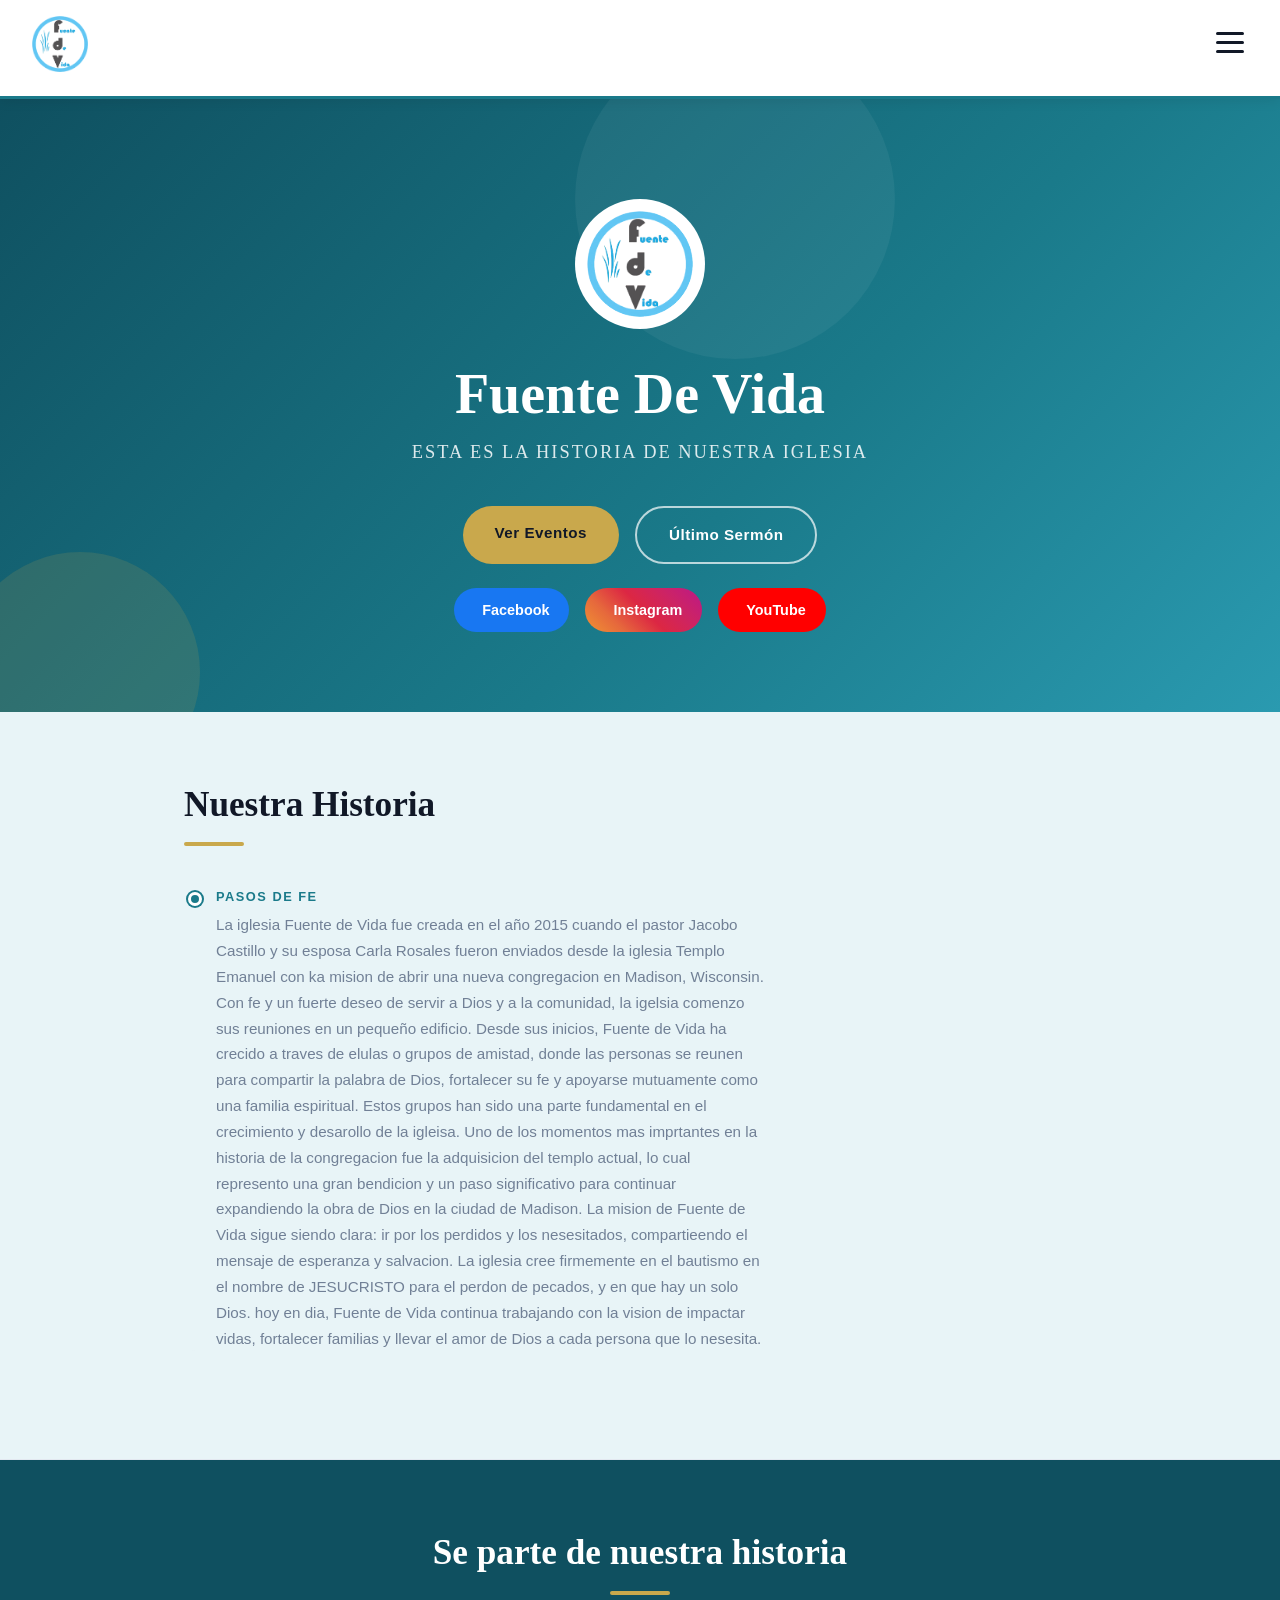
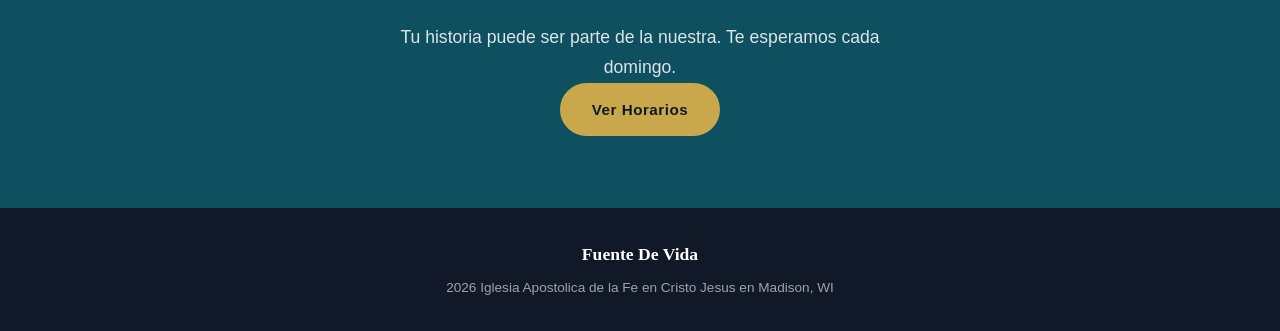
<file: html/nuestra-historia.html>
<!doctype html>
   <head>
    <meta name="viewport" content="width=device-width,initial-scale=1.0" />
    <meta charset="UTF-8" />
    <title>Nuestra Historia</title>
    <link rel="icon" href="../jpg/logo-sin-fondo2.png" type="image/png" />
    <link rel="stylesheet" href="../css/styles.css" />
  </head>

     <nav>
    <a href="../index.html"><img src="../jpg/logo-sin-fondo.png" alt="Logo Fuente de Vida" /></a>
    <button class="menu-hamburguesa" id="menuBtn" aria-label="Abrir menú de navegación" aria-expanded="false">
      <span></span>
      <span></span>
      <span></span>
    </button>
    <ul id="navMenu" class="nav-menu">
      <li><a href="../index.html#visitar">Visítanos</a></li>
      <li><a href="../index.html#horarios">Horarios</a></li>
      <li><a href="../index.html#liderazgo">Liderazgo</a></li>
      <li><a href="../index.html#contacto">Contacto</a></li>
      <li><a href="https://checkout.square.site/merchant/T9JNSZQ254EQE/checkout/TNEE3MU3PWLOR77OKN5VECLM?src=qr" target="_blank" rel="noopener noreferrer">Donaciones</a></li>
    </ul>
  </nav>

 <header>
      <img src="../jpg/logo-sin-fondo.png" alt="Logo Fuente de Vida" />
      <h1>Fuente De Vida</h1>
      <h3>Esta es la historia de nuestra iglesia</h3>
      <br />
      <div class="header-actions">
        <a href="../html/eventos.html" class="btn btn-primary">Ver Eventos</a>
        <a href="../html/ultimo-sermon.html" class="btn btn-outline">Último Sermón</a>
      </div>
      <div class="redes" role="list">
        <a href="https://www.facebook.com/profile.php?id=100064671460385" target="_blank" rel="noopener noreferrer" class="red-social red-facebook" aria-label="Síguenos en Facebook">
          <i class="fab fa-facebook" aria-hidden="true"></i> Facebook
        </a>
        <a href="https://www.instagram.com/ia.fuentedevida/" target="_blank" rel="noopener noreferrer" class="red-social red-instagram" aria-label="Síguenos en Instagram">
          <i class="fab fa-instagram" aria-hidden="true"></i> Instagram
        </a>
        <a href="https://www.youtube.com/@fdvmadison7681" target="_blank" rel="noopener noreferrer" class="red-social red-youtube" aria-label="Síguenos en YouTube">
          <i class="fab fa-youtube" aria-hidden="true"></i> YouTube
        </a>
      </div>
    </header>

<section class="bg-light">
    <div class="container">
      <h2>Nuestra Historia</h2>
      <div class="divider"></div>
      <div class="timeline">

        <div class="timeline-item">
          <div class="timeline-anio">pasos de fe</div>
          <p>La iglesia Fuente de Vida fue creada en el año 2015 cuando el pastor
      Jacobo Castillo y su esposa Carla Rosales fueron enviados desde la iglesia
      Templo Emanuel con ka mision de abrir una nueva congregacion en Madison,
      Wisconsin. Con fe y un fuerte deseo de servir a Dios y a la comunidad, la
      igelsia comenzo sus reuniones en un pequeño edificio. Desde sus inicios,
      Fuente de Vida ha crecido a traves de elulas o grupos de amistad, donde
      las personas se reunen para compartir la palabra de Dios, fortalecer su fe
      y apoyarse mutuamente como una familia espiritual. Estos grupos han sido
      una parte fundamental en el crecimiento y desarollo de la igleisa. Uno de
      los momentos mas imprtantes en la historia de la congregacion fue la
      adquisicion del templo actual, lo cual represento una gran bendicion y un
      paso significativo para continuar expandiendo la obra de Dios en la ciudad
      de Madison. La mision de Fuente de Vida sigue siendo clara: ir por los
      perdidos y los nesesitados, compartieendo el mensaje de esperanza y
      salvacion. La iglesia cree firmemente en el bautismo en el nombre de
      JESUCRISTO para el perdon de pecados, y en que hay un solo Dios. hoy en
      dia, Fuente de Vida continua trabajando con la vision de impactar vidas,
      fortalecer familias y llevar el amor de Dios a cada persona que lo
      nesesita.
</p>
        </div>

      </div>
    </div>
  </section>

  <section class="bg-teal">
    <div class="container cta-container">
      <h2>Se parte de nuestra historia</h2>
      <div class="divider cta-divider"></div>
      <p class="cta-text">
        Tu historia puede ser parte de la nuestra. Te esperamos cada domingo.
      </p>
      <a href="../index.html#horarios" class="btn btn-primary">Ver Horarios</a>
    </div>
  </section>

  <footer>
    <strong>Fuente De Vida</strong>
    2026 Iglesia Apostolica de la Fe en Cristo Jesus en Madison, WI
  </footer>

  <script>
    // Menu Hamburguesa
    const menuBtn = document.getElementById('menuBtn');
    const navMenu = document.getElementById('navMenu');

    menuBtn.addEventListener('click', function() {
      menuBtn.classList.toggle('active');
      navMenu.classList.toggle('active');
      menuBtn.setAttribute('aria-expanded', menuBtn.classList.contains('active'));
    });

    const menuLinks = navMenu.querySelectorAll('a');
    menuLinks.forEach(link => {
      link.addEventListener('click', function() {
        menuBtn.classList.remove('active');
        navMenu.classList.remove('active');
        menuBtn.setAttribute('aria-expanded', 'false');
      });
    });

    document.addEventListener('click', function(event) {
      if (!event.target.closest('nav')) {
        menuBtn.classList.remove('active');
        navMenu.classList.remove('active');
        menuBtn.setAttribute('aria-expanded', 'false');
      }
    });
  </script>

  </body>
</html>
</file>
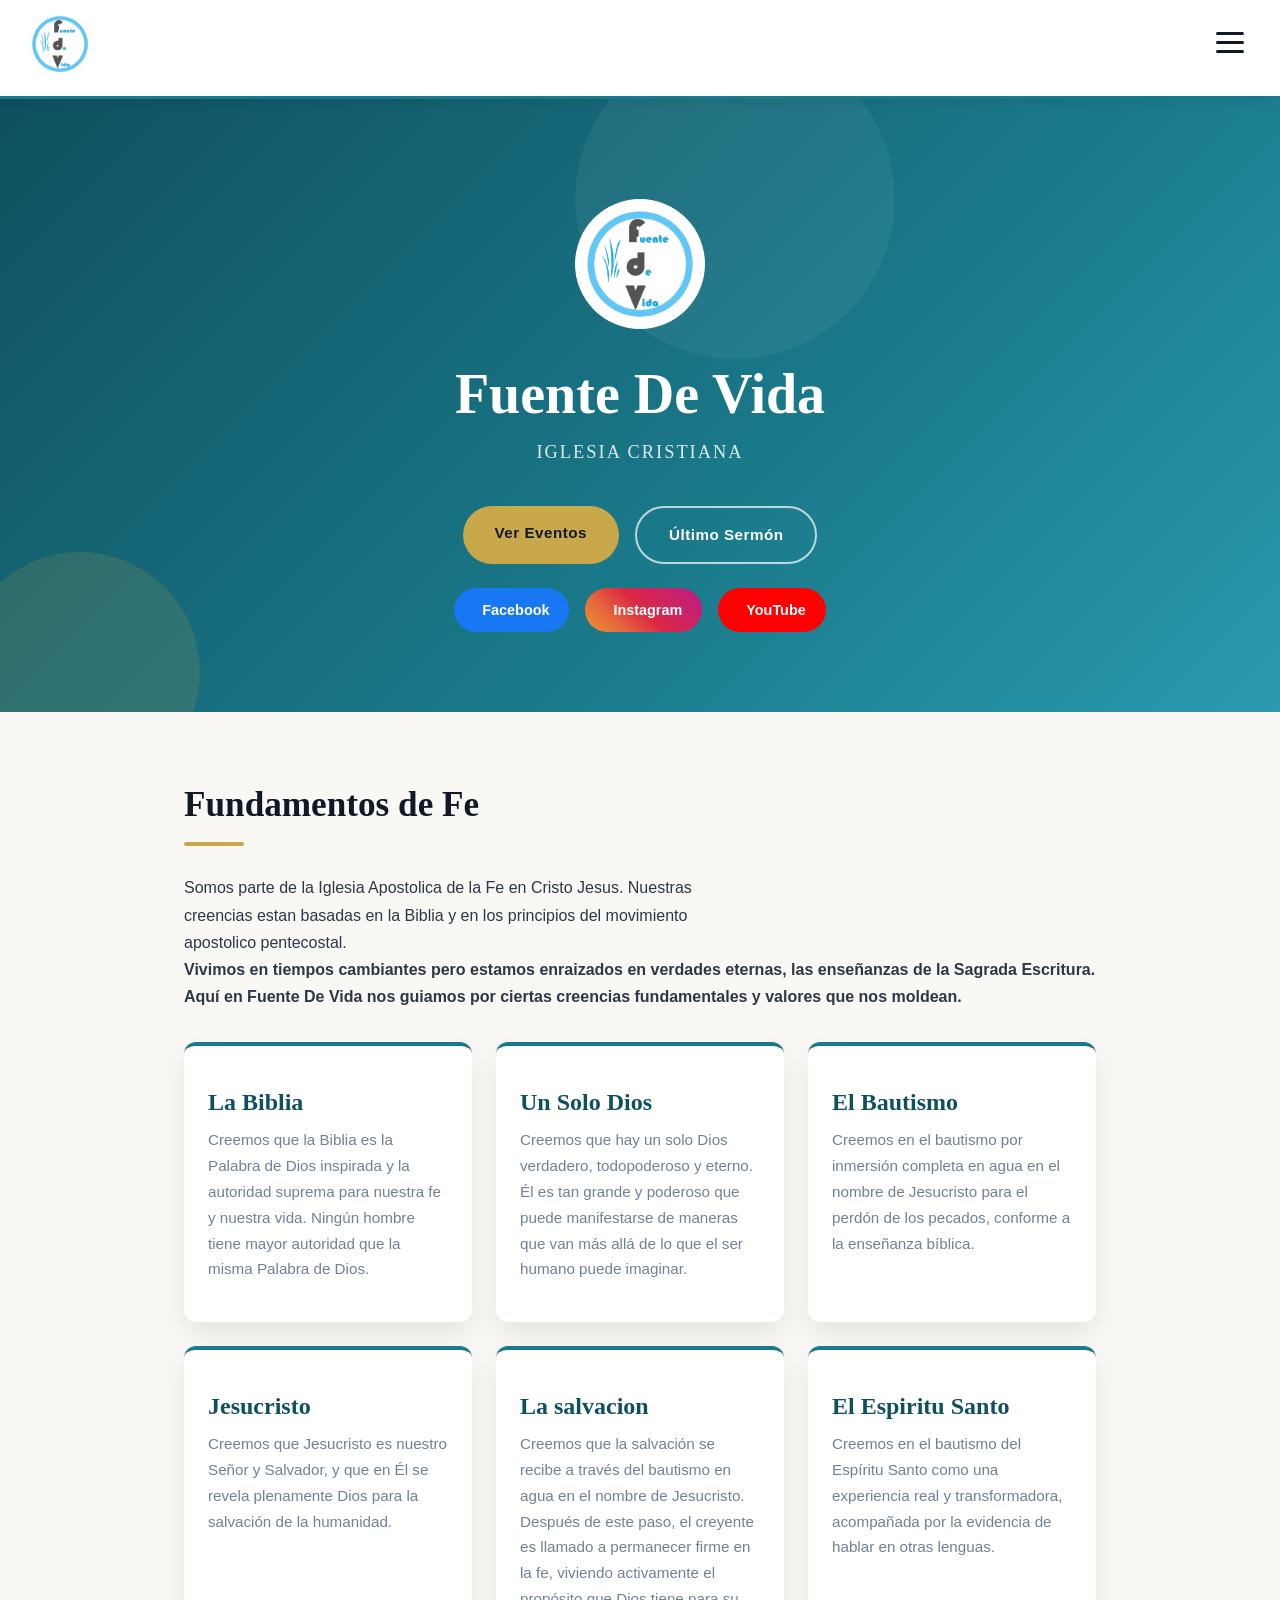
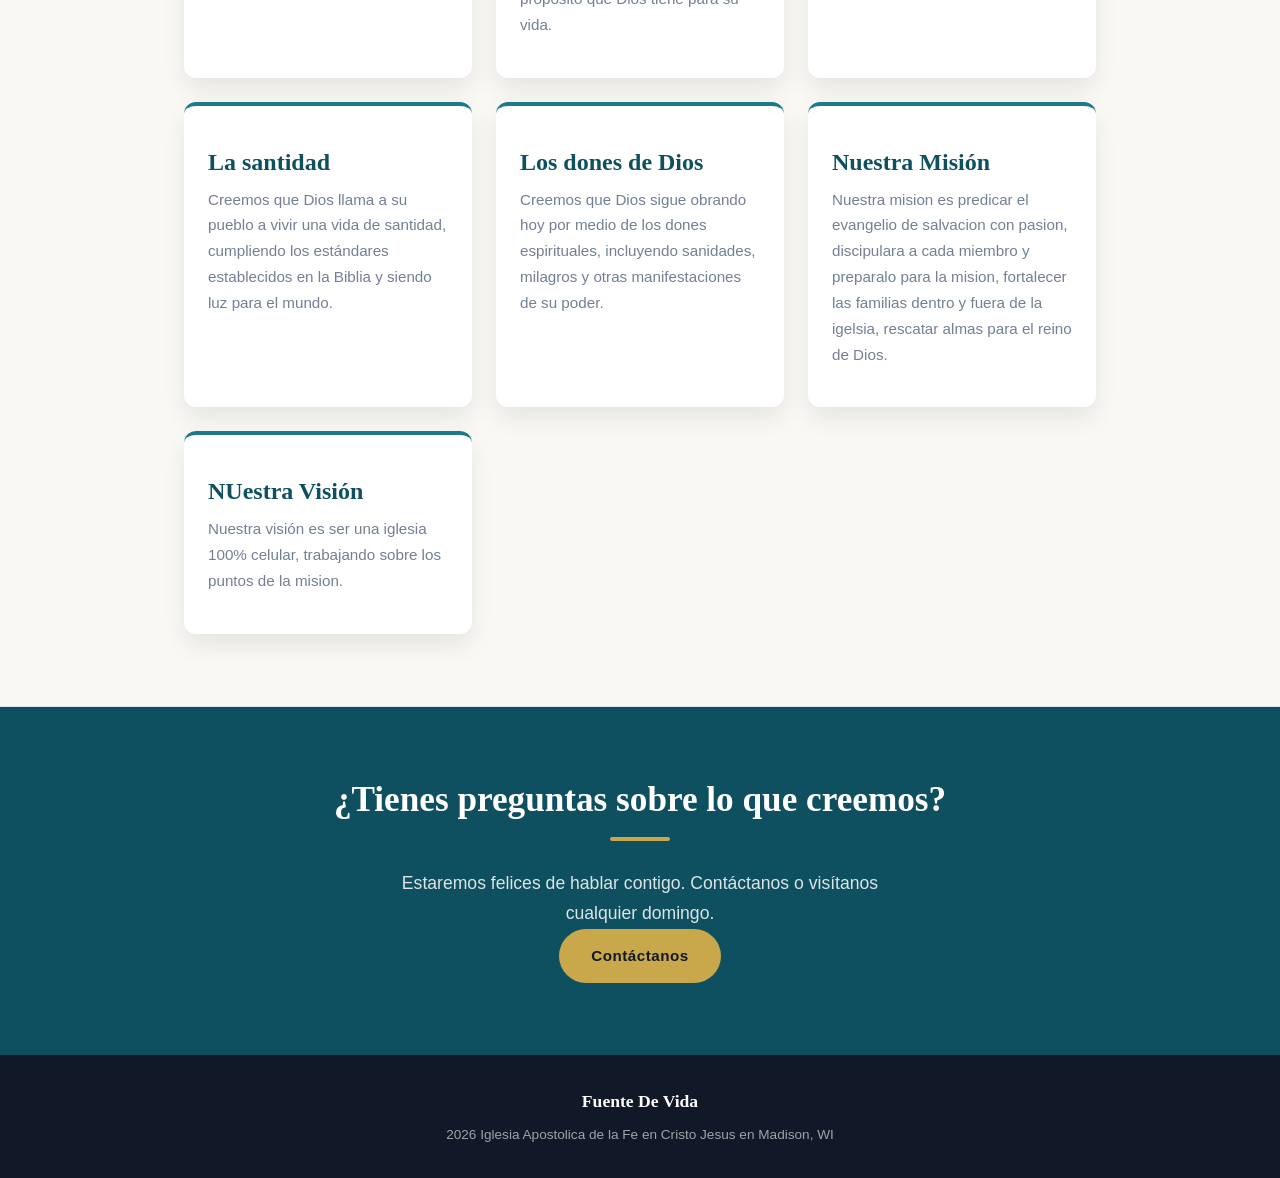
<file: html/nuestras-creencias.html>
<!doctype html>
<html>
   <head>
    <meta name="viewport" content="width=device-width,initial-scale=1.0" />
    <meta charset="UTF-8" />
    <title>Nuestras Creencias</title>
    <link rel="icon" href="../jpg/logo-sin-fondo2.png" type="image/png" />
    <link rel="stylesheet" href="../css/styles.css" />
  </head>

  <body>
 <nav>
    <a href="../index.html"><img src="../jpg/logo-sin-fondo.png" alt="Logo Fuente de Vida" /></a>
    <button class="menu-hamburguesa" id="menuBtn" aria-label="Abrir menú de navegación" aria-expanded="false">
      <span></span>
      <span></span>
      <span></span>
    </button>
    <ul id="navMenu" class="nav-menu">
      <li><a href="../index.html#visitar">Visítanos</a></li>
      <li><a href="../index.html#horarios">Horarios</a></li>
      <li><a href="../index.html#liderazgo">Liderazgo</a></li>
      <li><a href="../index.html#contacto">Contacto</a></li>
      <li><a href="https://checkout.square.site/merchant/T9JNSZQ254EQE/checkout/TNEE3MU3PWLOR77OKN5VECLM?src=qr" target="_blank" rel="noopener noreferrer">Donaciones</a></li>
    </ul>
  </nav>

     <header>
      <img src="../jpg/logo-sin-fondo.png" alt="Logo Fuente de Vida" />
      <h1>Fuente De Vida</h1>
      <h3>Iglesia Cristiana</h3>
      <br />
      <div class="header-actions">
        <a href="html/eventos.html" class="btn btn-primary">Ver Eventos</a>
        <a href="html/ultimo-sermon.html" class="btn btn-outline">Último Sermón</a>
      </div>
      <div class="redes" role="list">
        <a href="https://www.facebook.com/profile.php?id=100064671460385" target="_blank" rel="noopener noreferrer" class="red-social red-facebook" aria-label="Síguenos en Facebook">
          <i class="fab fa-facebook" aria-hidden="true"></i> Facebook
        </a>
        <a href="https://www.instagram.com/ia.fuentedevida/" target="_blank" rel="noopener noreferrer" class="red-social red-instagram" aria-label="Síguenos en Instagram">
          <i class="fab fa-instagram" aria-hidden="true"></i> Instagram
        </a>
        <a href="https://www.youtube.com/@fdvmadison7681" target="_blank" rel="noopener noreferrer" class="red-social red-youtube" aria-label="Síguenos en YouTube">
          <i class="fab fa-youtube" aria-hidden="true"></i> YouTube
        </a>
      </div>
    </header>
    
<section>
    <h2>Fundamentos de Fe</h2>
    <div class="divider"></div>
    <p>
      Somos parte de la Iglesia Apostolica de la Fe en Cristo Jesus.
      Nuestras creencias estan basadas en la Biblia y en los principios
      del movimiento apostolico pentecostal.
    </p>

    <h4>
      Vivimos en tiempos cambiantes pero estamos enraizados en verdades eternas,
      las enseñanzas de la Sagrada Escritura. Aquí en Fuente De Vida nos guiamos
      por ciertas creencias fundamentales y valores que nos moldean.
    </h4>
    
    <div class="creencias-grid">

      <div class="creencia-card">
        <div class="creencia-icono"></div>
        <h3>La Biblia</h3>
        <p>Creemos que la Biblia es la Palabra de Dios inspirada y la autoridad
      suprema para nuestra fe y nuestra vida. Ningún hombre tiene mayor
      autoridad que la misma Palabra de Dios.</p>
        <span class="versiculo"></span>
      </div>

    <div class="creencia-card">
        <div class="creencia-icono"></div>
        <h3>Un Solo Dios</h3>
        <p> Creemos que hay un solo Dios verdadero, todopoderoso y eterno. Él es tan
      grande y poderoso que puede manifestarse de maneras que van más allá de lo
      que el ser humano puede imaginar.</p>
        <span class="versiculo"></span>
      </div>
    

       <div class="creencia-card">
        <div class="creencia-icono"></div>
        <h3>El Bautismo</h3>
        <p> Creemos en el bautismo por inmersión completa en agua en el nombre de
      Jesucristo para el perdón de los pecados, conforme a la enseñanza bíblica.</p>
        <span class="versiculo"></span>
      </div>
  
  <div class="creencia-card">
        <div class="creencia-icono"></div>
        <h3>Jesucristo</h3>
        <p>Creemos que Jesucristo es nuestro Señor y Salvador, y que en Él se revela
      plenamente Dios para la salvación de la humanidad.</p>
        <span class="versiculo"></span>
      </div>


        <div class="creencia-card">
        <div class="creencia-icono"></div>
        <h3>La salvacion</h3>
        <p>Creemos que la salvación se recibe a través del bautismo en agua en el
      nombre de Jesucristo. Después de este paso, el creyente es llamado a
      permanecer firme en la fe, viviendo activamente el propósito que Dios
      tiene para su vida.</p>
        <span class="versiculo"></span>
      </div>



        <div class="creencia-card">
        <div class="creencia-icono"></div>
        <h3>El Espiritu Santo</h3>
        <p>Creemos en el bautismo del Espíritu Santo como una experiencia real y
      transformadora, acompañada por la evidencia de hablar en otras lenguas.</p>
        <span class="versiculo"></span>
      </div>



        <div class="creencia-card">
        <div class="creencia-icono"></div>
        <h3>La santidad</h3>
        <p>Creemos que Dios llama a su pueblo a vivir una vida de santidad,
      cumpliendo los estándares establecidos en la Biblia y siendo luz para el
      mundo.</p>
        <span class="versiculo"></span>
      </div>



    <div class="creencia-card">
        <div class="creencia-icono"></div>
        <h3>Los dones de Dios</h3>
        <p>Creemos que Dios sigue obrando hoy por medio de los dones espirituales,
      incluyendo sanidades, milagros y otras manifestaciones de su poder.</p>
        <span class="versiculo"></span>
      </div>



    <div class="creencia-card">
        <div class="creencia-icono"></div>
        <h3>Nuestra Misión</h3>
        <p> Nuestra mision es predicar el evangelio de salvacion con pasion, 
          discipulara a cada miembro y preparalo para la mision, 
          fortalecer las familias dentro y fuera de la igelsia, 
          rescatar almas para el reino de Dios.</p>
        <span class="versiculo"></span>
      </div>


  
<div class="creencia-card">
        <div class="creencia-icono"></div>
        <h3>NUestra Visión</h3>
        <p>Nuestra visión es ser una iglesia 100% celular, 
          trabajando sobre los puntos de la mision.</p>
        <span class="versiculo"></span>
      </div>

</section>

  <section class="bg-teal">
    <div class="container cta-container">
      <h2>¿Tienes preguntas sobre lo que creemos?</h2>
      <div class="divider cta-divider"></div>
      <p class="cta-text">
        Estaremos felices de hablar contigo. Contáctanos o visítanos cualquier domingo.
      </p>
      <a href="../index.html#contacto" class="btn btn-primary">Contáctanos</a>
    </div>
  </section>

  <footer>
    <strong>Fuente De Vida</strong>
    2026 Iglesia Apostolica de la Fe en Cristo Jesus en Madison, WI
  </footer>

  <script>
    // Menu Hamburguesa
    const menuBtn = document.getElementById('menuBtn');
    const navMenu = document.getElementById('navMenu');

    menuBtn.addEventListener('click', function() {
      menuBtn.classList.toggle('active');
      navMenu.classList.toggle('active');
      menuBtn.setAttribute('aria-expanded', menuBtn.classList.contains('active'));
    });

    const menuLinks = navMenu.querySelectorAll('a');
    menuLinks.forEach(link => {
      link.addEventListener('click', function() {
        menuBtn.classList.remove('active');
        navMenu.classList.remove('active');
        menuBtn.setAttribute('aria-expanded', 'false');
      });
    });

    document.addEventListener('click', function(event) {
      if (!event.target.closest('nav')) {
        menuBtn.classList.remove('active');
        navMenu.classList.remove('active');
        menuBtn.setAttribute('aria-expanded', 'false');
      }
    });
  </script>
   
  </body>
</html>
</file>
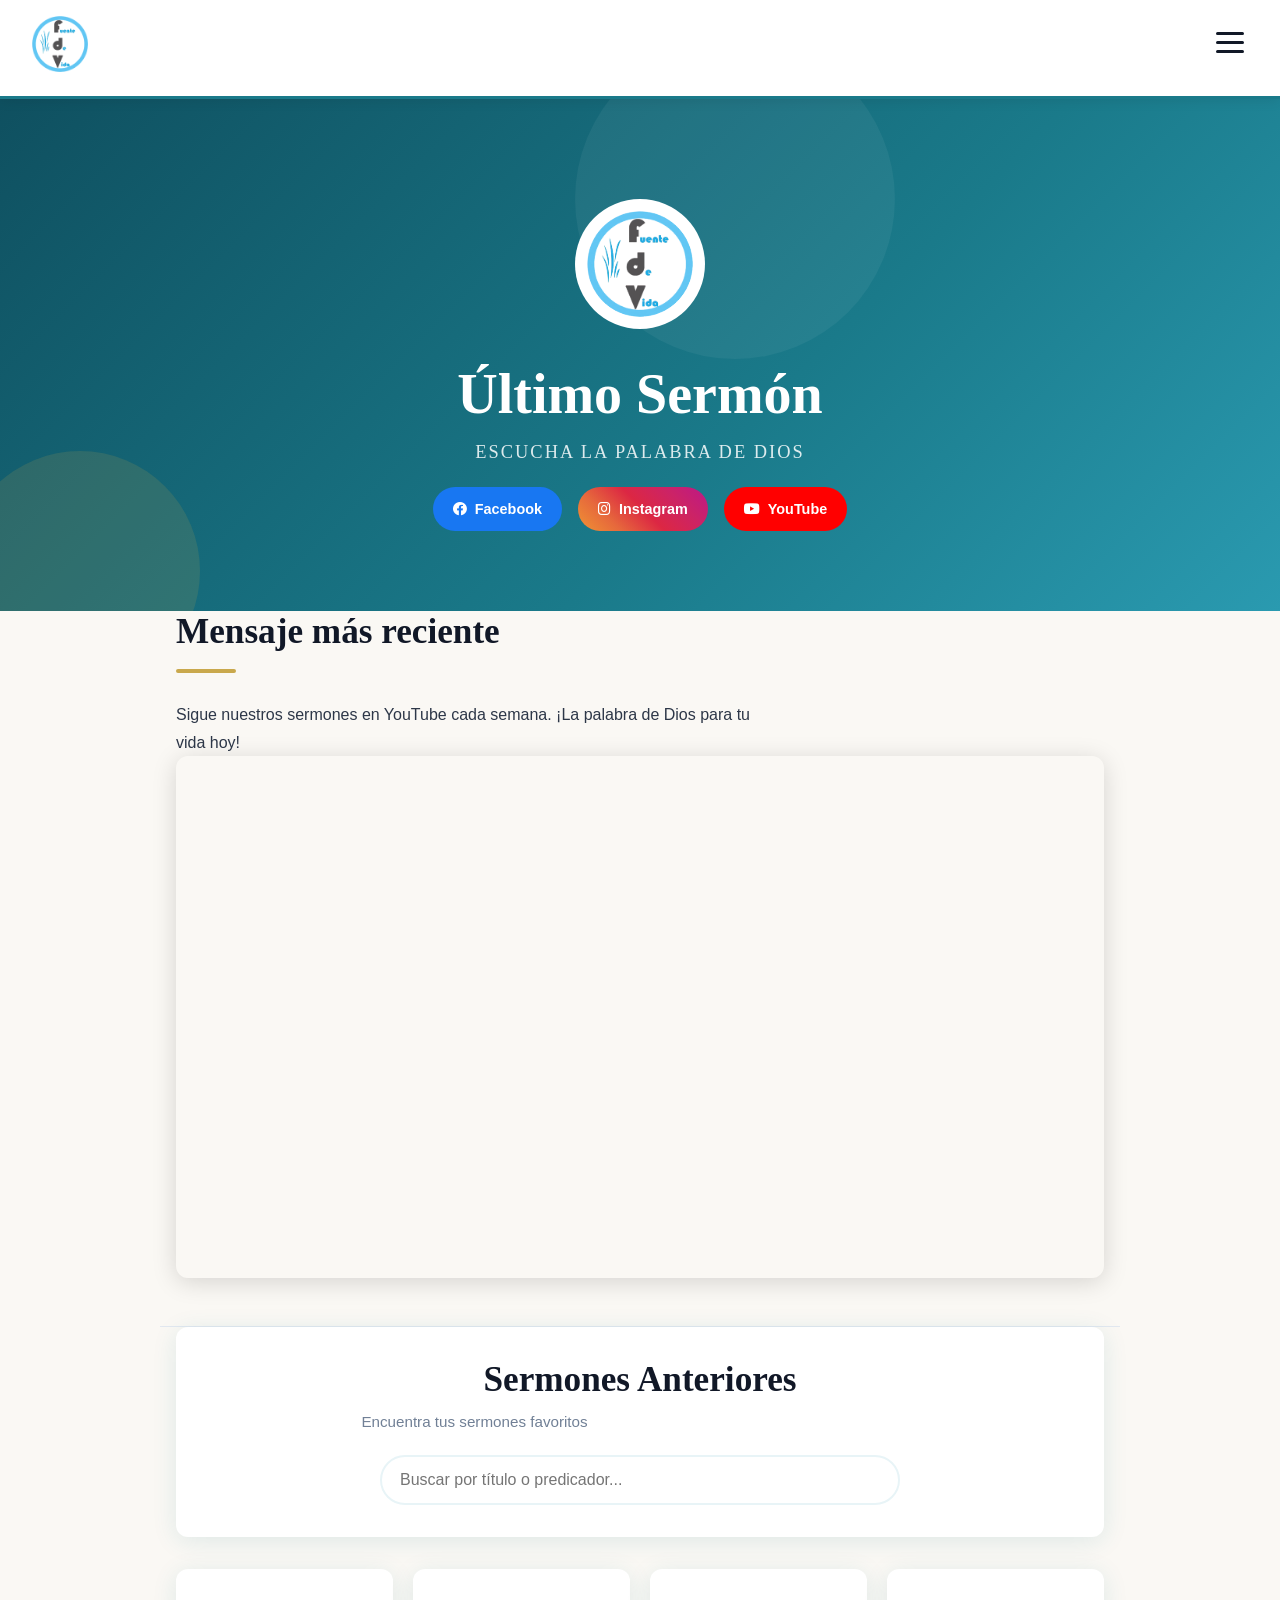
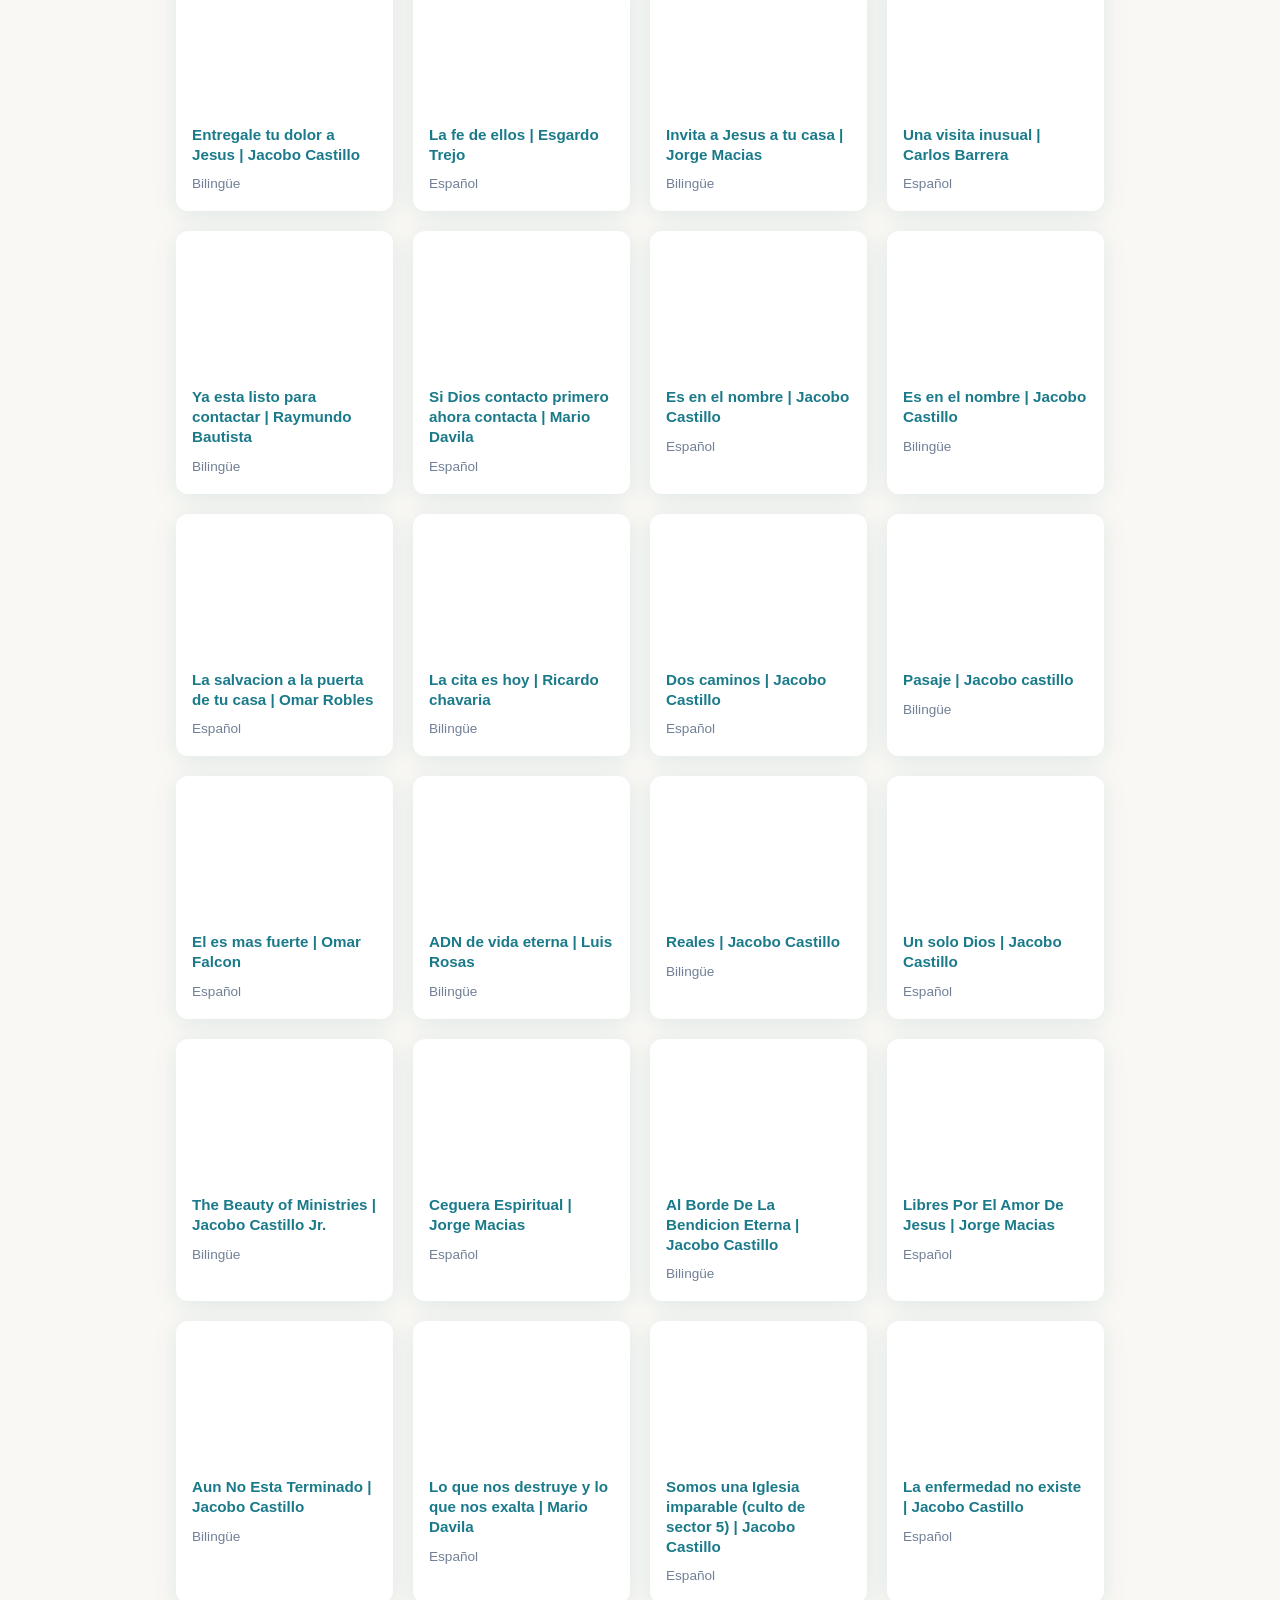
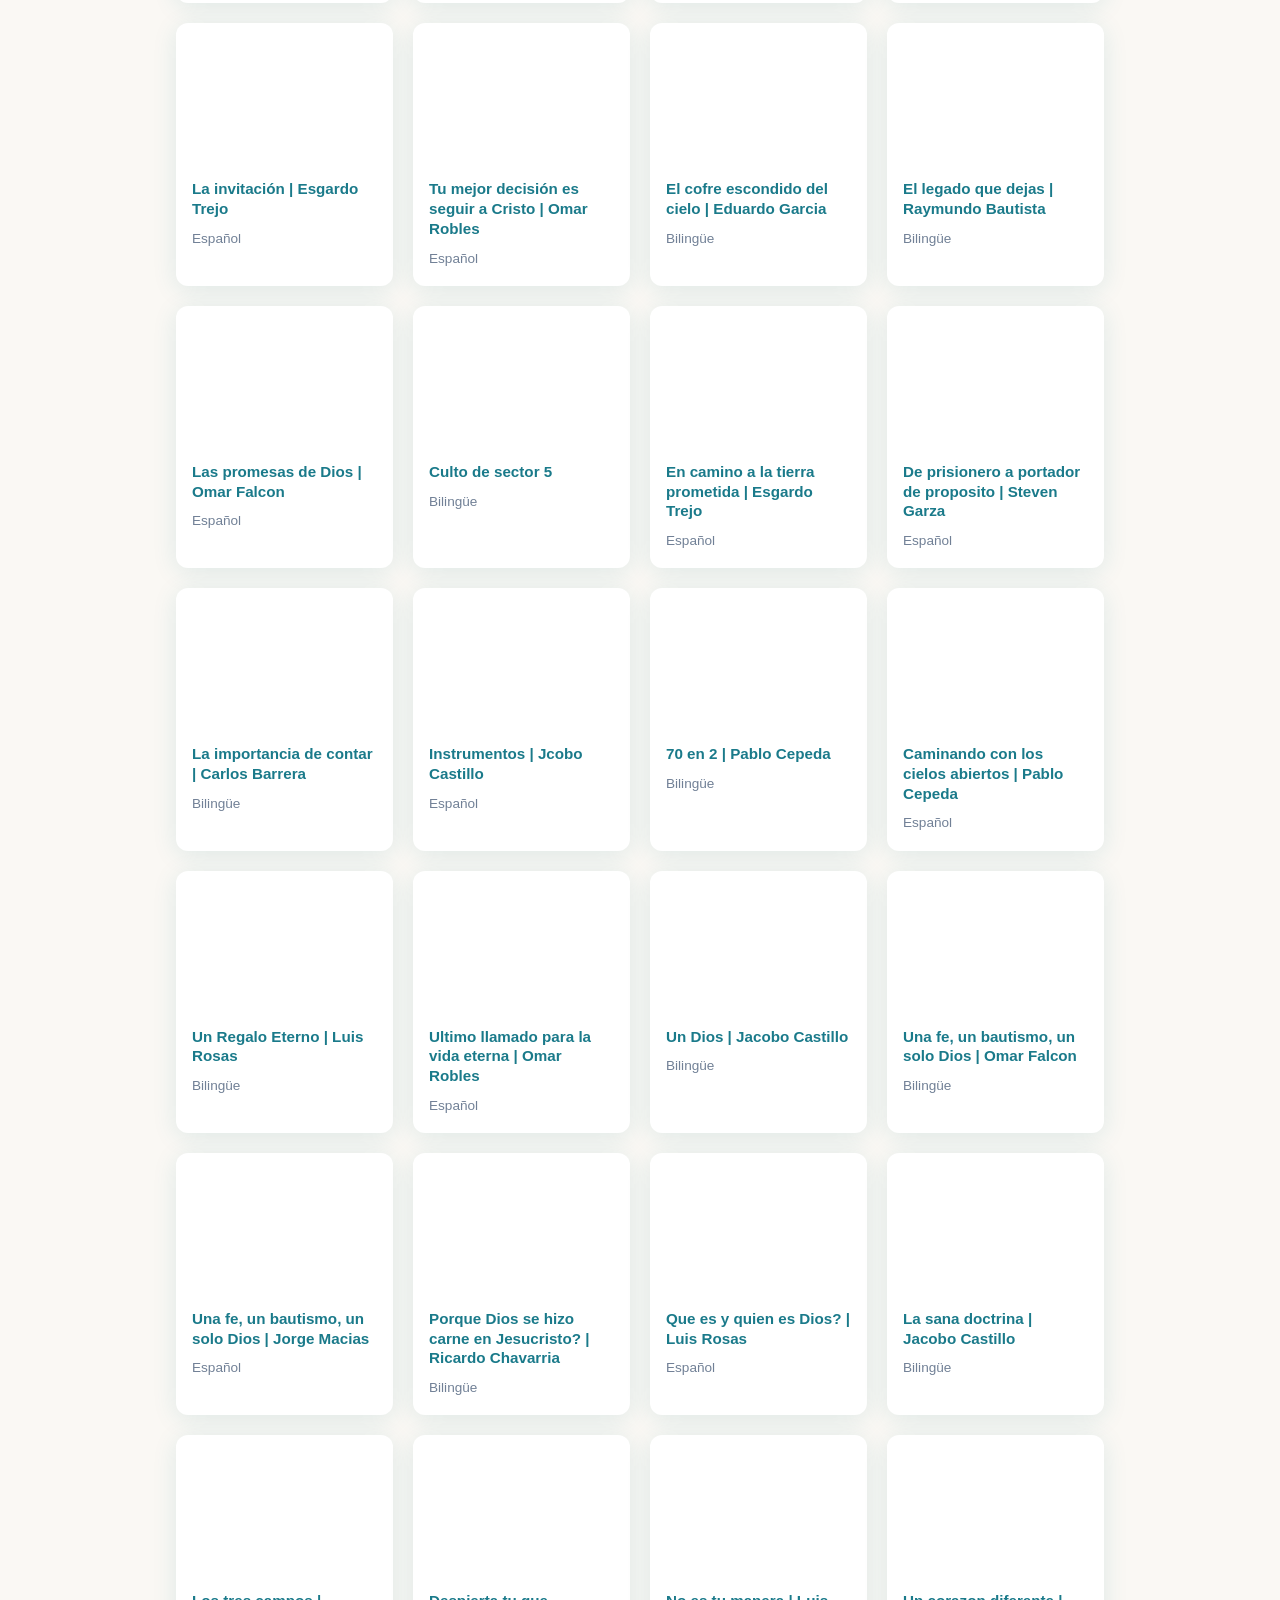
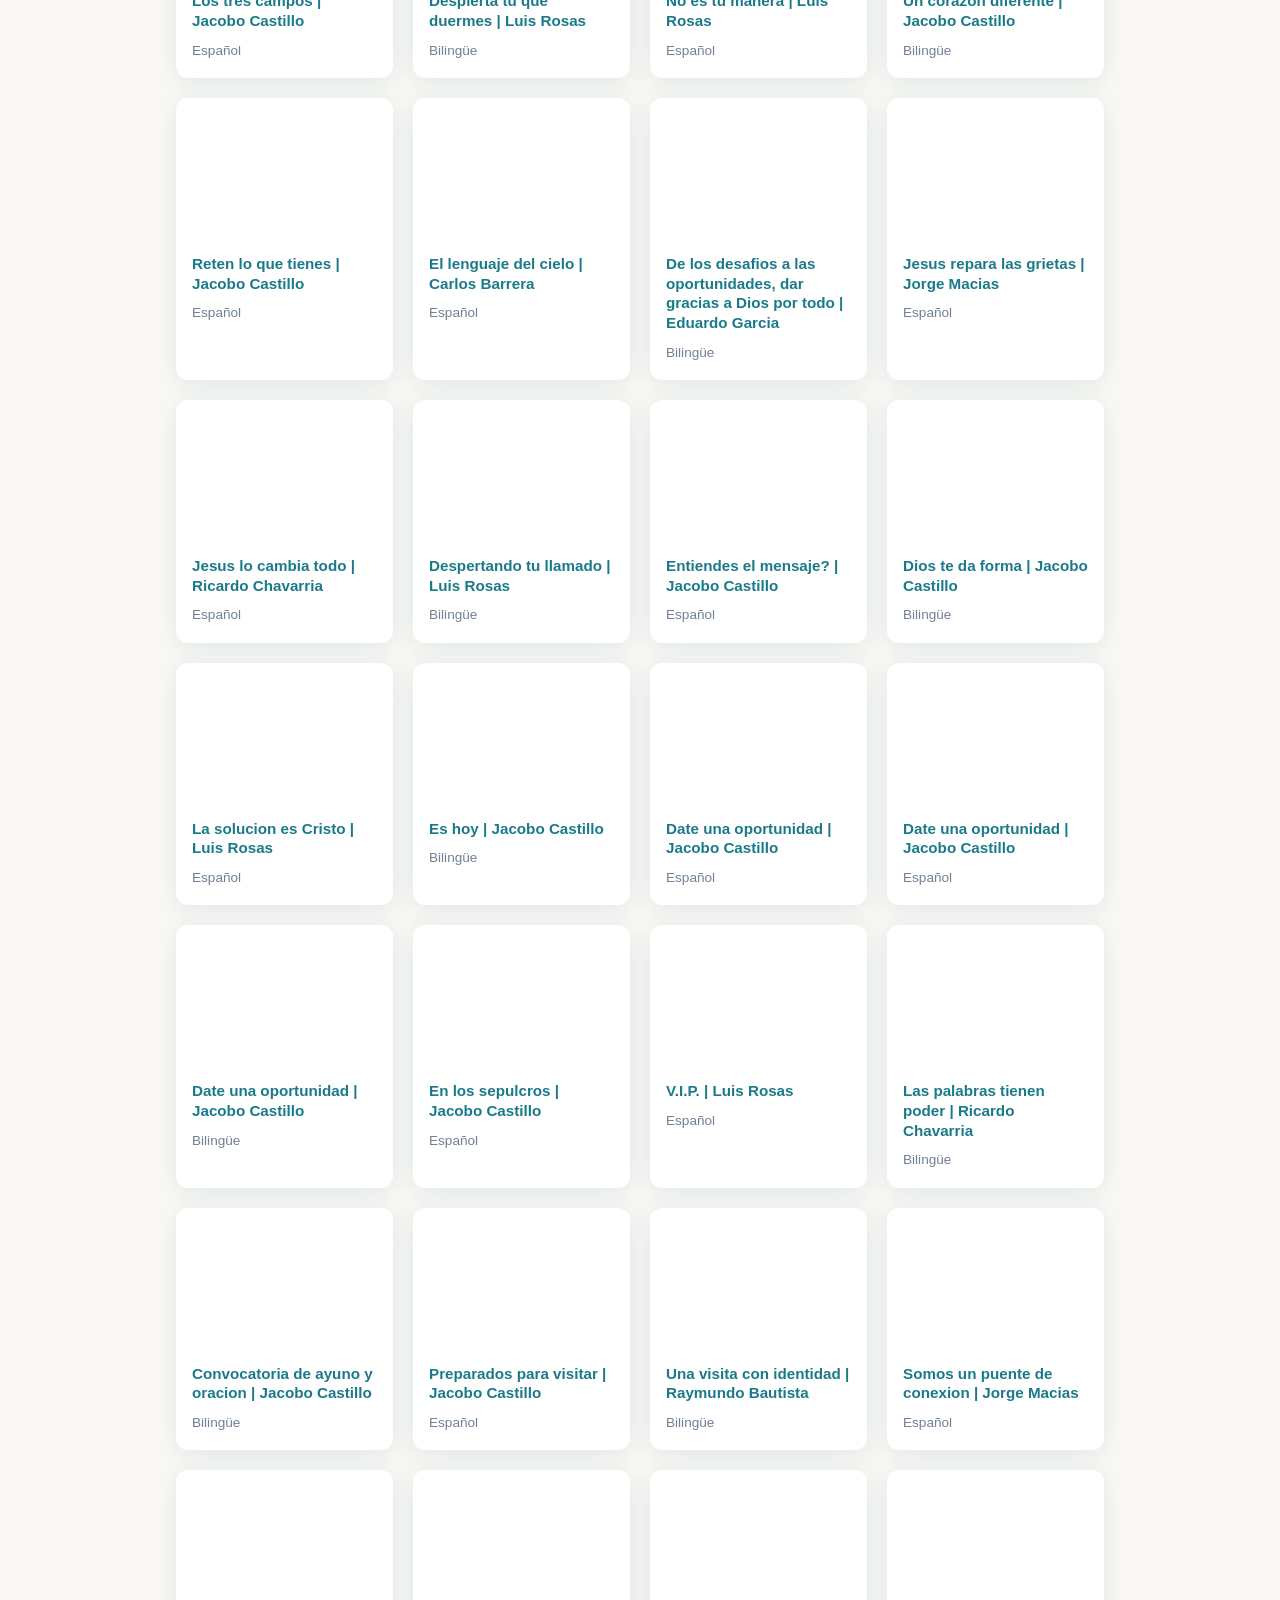
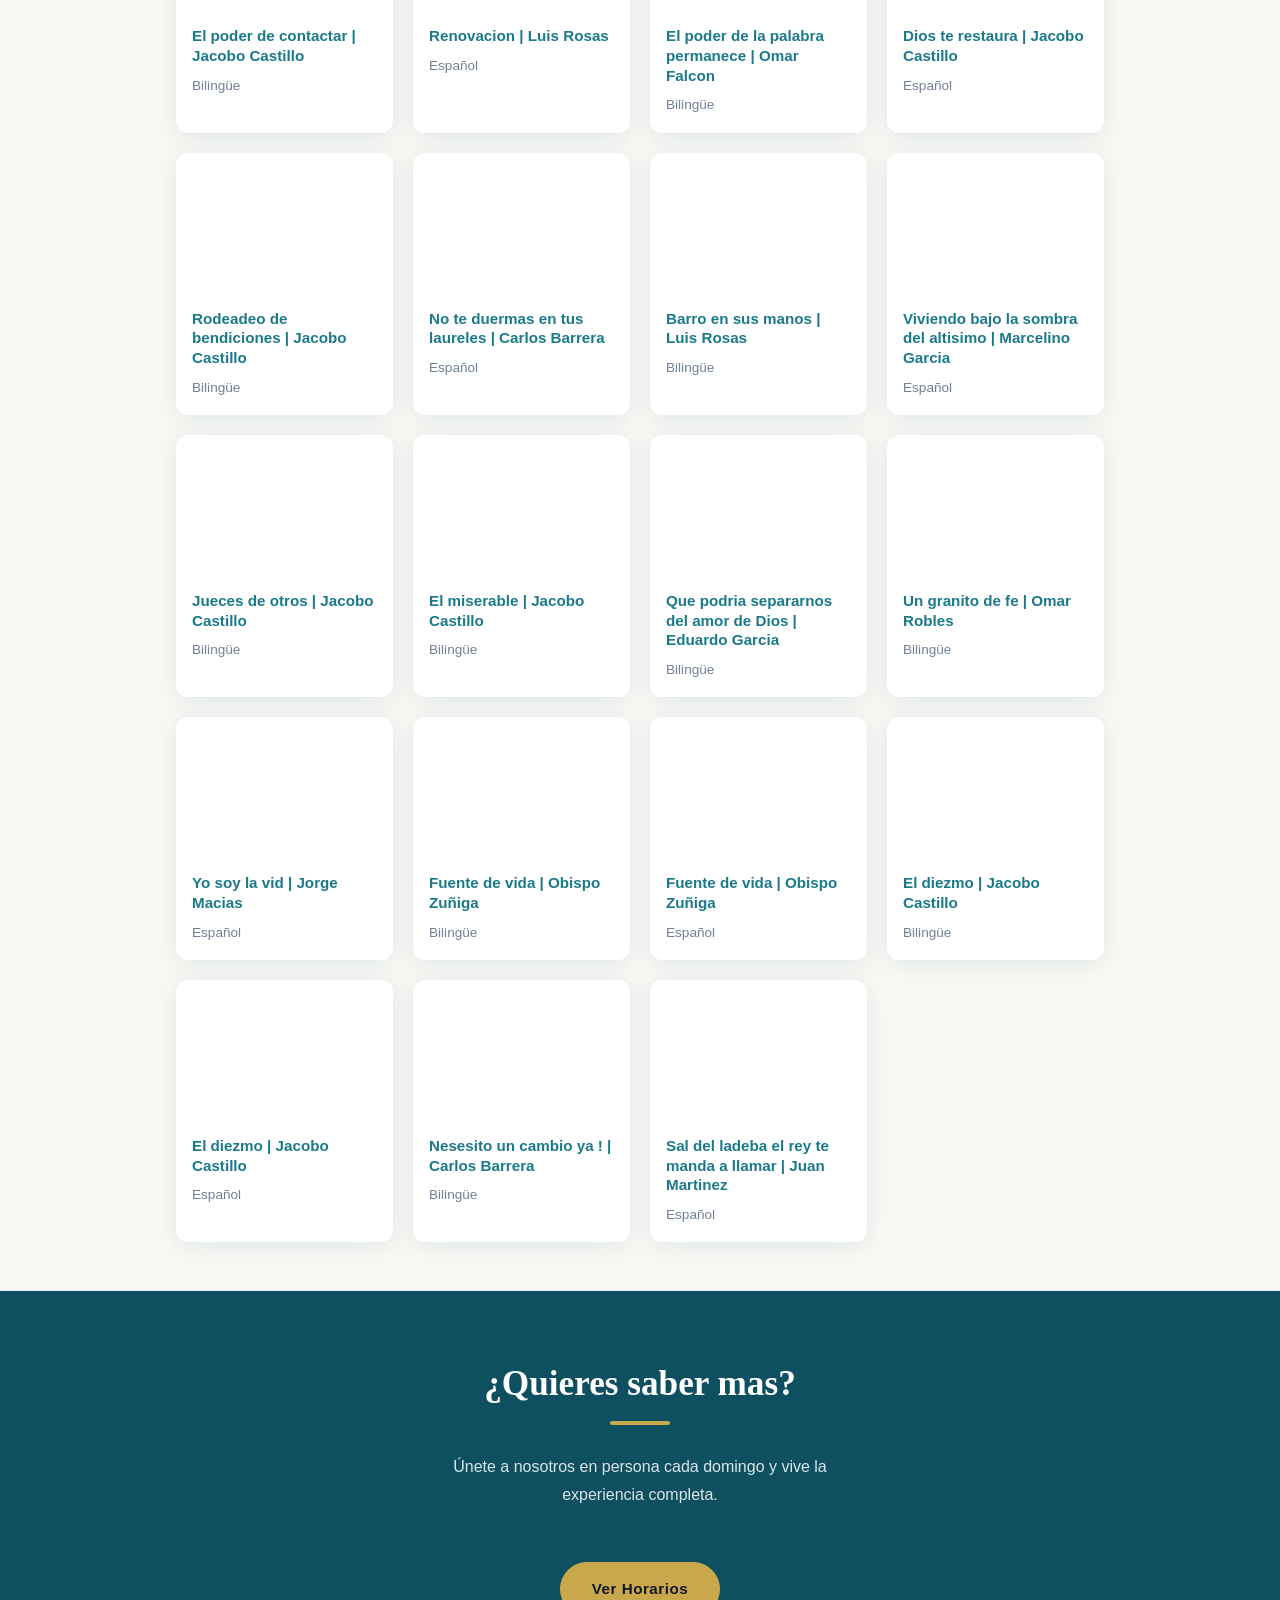
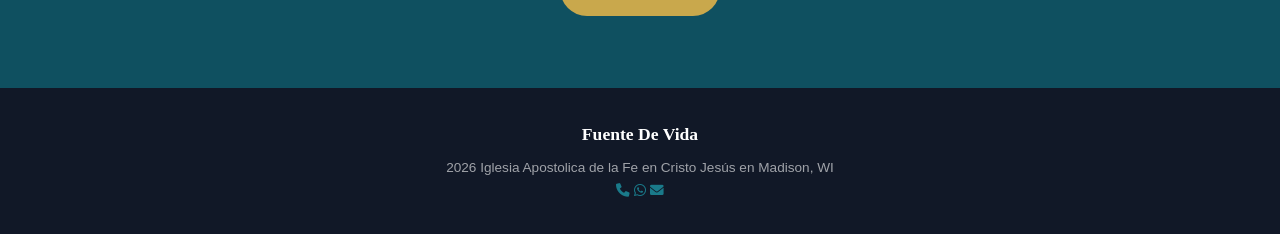
<file: html/ultimo-sermon.html>
<!doctype html>
<html>
  <head>
    <meta name="viewport" content="width=device-width,initial-scale=1.0" />
    <meta charset="UTF-8" />
    <title>Nuestro Último Sermón</title>
    <link rel="icon" href="../jpg/logo-sin-fondo2.png" type="image/png" />
    <link rel="stylesheet" href="https://cdnjs.cloudflare.com/ajax/libs/font-awesome/6.0.0/css/all.min.css" />
    <link rel="stylesheet" href="../css/styles.css" />
  </head>

  <body>
    <nav>
      <a href="../index.html"><img src="../jpg/logo-sin-fondo.png" alt="Logo Fuente de Vida" /></a>
      <button class="menu-hamburguesa" id="menuBtn" aria-label="Abrir menú de navegación" aria-expanded="false">
        <span></span>
        <span></span>
        <span></span>
      </button>
      <ul id="navMenu" class="nav-menu">
        <li><a href="../index.html#visitar">Visítanos</a></li>
        <li><a href="../index.html#horarios">Horarios</a></li>
        <li><a href="../index.html#liderazgo">Liderazgo</a></li>
        <li><a href="../index.html#contacto">Contacto</a></li>
        <li><a href="https://checkout.square.site/merchant/T9JNSZQ254EQE/checkout/TNEE3MU3PWLOR77OKN5VECLM?src=qr" target="_blank" rel="noopener noreferrer">Donaciones</a></li>
      </ul>
    </nav>

    <header>
      <img src="../jpg/logo-sin-fondo.png" alt="Logo Fuente de Vida" />
      <h1>Último Sermón</h1>
      <h3>Escucha la palabra de Dios</h3>
      <div class="redes">
        <a href="https://www.facebook.com/profile.php?id=100064671460385" target="_blank" rel="noopener noreferrer" class="red-social red-facebook">
          <i class="fab fa-facebook"></i> Facebook
        </a>
        <a href="https://www.instagram.com/ia.fuentedevida/" target="_blank" rel="noopener noreferrer" class="red-social red-instagram">
          <i class="fab fa-instagram"></i> Instagram
        </a>
        <a href="https://www.youtube.com/@fdvmadison7681" target="_blank" rel="noopener noreferrer" class="red-social red-youtube">
          <i class="fab fa-youtube"></i> YouTube
        </a>
      </div>
    </header>

  <section class="video-section">
  <h2>Mensaje más reciente</h2>
  <div class="divider"></div>
  <p>Sigue nuestros sermones en YouTube cada semana. ¡La palabra de Dios para tu vida hoy!</p>
  <div class="sermon-container">
    <iframe
      id="sermon-iframe"
      src="https://www.youtube.com/embed/zDEt7imbRPg"
      class="sermon-iframe"
      title="Último Sermón Fuente de Vida"
      frameborder="0"
      allow="accelerometer; autoplay; clipboard-write; encrypted-media; gyroscope; picture-in-picture"
      allowfullscreen>
    </iframe>
  </div>
</section>

    
    <section class="video-section">
      <div class="sermon-search-box">
        <h2>Sermones Anteriores</h2>
        <p>Encuentra tus sermones favoritos</p>
        <input type="text" id="search" placeholder="Buscar por título o predicador..." />
      </div>

      <ul class="sermon-list">
  
  <li>
          <div class="sermon-thumbnail" style="background-image:url('https://img.youtube.com/vi/bX2S96b9StU/mqdefault.jpg');"></div>
          <div class="sermon-info">
            <a href="https://www.youtube.com/live/bX2S96b9StU?si=5M3J3AoHbXiuqU3Y" target="_blank" rel="noopener noreferrer"> Entregale tu dolor a Jesus | Jacobo Castillo</a>
            <span> Bilingüe</span>
          </div>
        </li>

     <li>
          <div class="sermon-thumbnail" style="background-image:url('https://img.youtube.com/vi/fAGsJaU7O4A/mqdefault.jpg');"></div>
          <div class="sermon-info">
            <a href="https://www.youtube.com/live/fAGsJaU7O4A?si=Cyd7pUCbLlRDxShV" target="_blank" rel="noopener noreferrer"> La fe de ellos | Esgardo Trejo</a>
            <span> Español</span>
          </div>
        </li>

      <li>
          <div class="sermon-thumbnail" style="background-image:url('https://img.youtube.com/vi/smRle8XNf5Q/mqdefault.jpg');"></div>
          <div class="sermon-info">
            <a href="https://www.youtube.com/live/smRle8XNf5Q?si=7qLLjxwtxePgDI_3" target="_blank" rel="noopener noreferrer"> Invita a Jesus a tu casa | Jorge Macias</a>
            <span> Bilingüe</span>
          </div>
        </li>
  
        <li>
          <div class="sermon-thumbnail" style="background-image:url('https://img.youtube.com/vi/AgRlSxLLkao/mqdefault.jpg');"></div>
          <div class="sermon-info">
            <a href="https://www.youtube.com/live/AgRlSxLLkao?si=h53Ql2XO64ZXsAGt" target="_blank" rel="noopener noreferrer"> Una visita inusual | Carlos Barrera</a>
            <span> Español</span>
          </div>
        </li>
   
        <li>
          <div class="sermon-thumbnail" style="background-image:url('https://img.youtube.com/vi/ErSl0vmA9t8/mqdefault.jpg');"></div>
          <div class="sermon-info">
            <a href="https://www.youtube.com/live/ErSl0vmA9t8?si=cPB9GsLKhgT-VZGm" target="_blank" rel="noopener noreferrer"> Ya esta listo para contactar | Raymundo Bautista</a>
            <span> Bilingüe</span>
          </div>
        </li>   
   
        <li>
          <div class="sermon-thumbnail" style="background-image:url('https://img.youtube.com/vi/utK1zRzaf4M/mqdefault.jpg');"></div>
          <div class="sermon-info">
            <a href="https://www.youtube.com/live/utK1zRzaf4M?si=BWKINpZJ1VN3Iv5g" target="_blank" rel="noopener noreferrer">Si Dios contacto primero ahora contacta | Mario Davila</a>
            <span> Español</span>
          </div>
        </li>   
   
        <li>
          <div class="sermon-thumbnail" style="background-image:url('https://img.youtube.com/vi/jBfVX8XM-mE/mqdefault.jpg');"></div>
          <div class="sermon-info">
            <a href="https://www.youtube.com/live/jBfVX8XM-mE?si=3njqdUhLDUnbw1Ky" target="_blank" rel="noopener noreferrer"> Es en el nombre | Jacobo Castillo</a>
            <span> Español</span>
          </div>
        </li>   
   
        <li>
          <div class="sermon-thumbnail" style="background-image:url('https://img.youtube.com/vi/wKZzAsu5_Ek/mqdefault.jpg');"></div>
          <div class="sermon-info">
            <a href="https://www.youtube.com/live/wKZzAsu5_Ek?si=ul7g_QpFqvjzshqo" target="_blank" rel="noopener noreferrer">Es en el nombre | Jacobo Castillo</a>
            <span> Bilingüe</span>
          </div>
        </li>   
     
        <li>
          <div class="sermon-thumbnail" style="background-image:url('https://img.youtube.com/vi/Pp6UGCJ4pX4/mqdefault.jpg');"></div>
          <div class="sermon-info">
            <a href="https://www.youtube.com/live/Pp6UGCJ4pX4?si=A0rSDrI4-SqKicS0" target="_blank" rel="noopener noreferrer">La salvacion a la puerta de tu casa | Omar Robles</a>
            <span> Español</span>
          </div>
        </li>   
     
        <li>
          <div class="sermon-thumbnail" style="background-image:url('https://img.youtube.com/vi/ubkUzAtLJOU/mqdefault.jpg');"></div>
          <div class="sermon-info">
            <a href="https://www.youtube.com/live/ubkUzAtLJOU?si=BpKzgfLK9VUvUXME" target="_blank" rel="noopener noreferrer">La cita es hoy | Ricardo chavaria</a>
            <span> Bilingüe</span>
          </div>
        </li>   
      
        <li>
          <div class="sermon-thumbnail" style="background-image:url('https://img.youtube.com/vi/yo-lcPeBgio/mqdefault.jpg');"></div>
          <div class="sermon-info">
            <a href="https://www.youtube.com/live/yo-lcPeBgio?si=4lxNlRv1BubzJp1C" target="_blank" rel="noopener noreferrer">Dos caminos | Jacobo Castillo</a>
            <span> Español</span>
          </div>
        </li>   
      
        <li>
          <div class="sermon-thumbnail" style="background-image:url('https://img.youtube.com/vi/v1xa1ANldNo/mqdefault.jpg');"></div>
          <div class="sermon-info">
            <a href="https://www.youtube.com/live/v1xa1ANldNo?si=nUnT0D-_uoLfH1xf" target="_blank" rel="noopener noreferrer">Pasaje | Jacobo castillo</a>
            <span> Bilingüe</span>
          </div>
        </li>   
       
        <li>
          <div class="sermon-thumbnail" style="background-image:url('https://img.youtube.com/vi/cUmjuYODkCc/mqdefault.jpg');"></div>
          <div class="sermon-info">
            <a href="https://www.youtube.com/live/cUmjuYODkCc?si=dR6fxqDdSrcwdZc6" target="_blank" rel="noopener noreferrer">El es mas fuerte | Omar Falcon</a>
            <span> Español</span>
          </div>
        </li>   
        
        <li>
          <div class="sermon-thumbnail" style="background-image:url('https://img.youtube.com/vi/L3joKHG6578/mqdefault.jpg');"></div>
          <div class="sermon-info">
            <a href="https://www.youtube.com/live/L3joKHG6578?si=qq4O7xDLdvA7MekF" target="_blank" rel="noopener noreferrer">ADN de vida eterna | Luis Rosas</a>
            <span>Bilingüe</span>
          </div>
        </li>
        <li>
          <div class="sermon-thumbnail" style="background-image:url('https://img.youtube.com/vi/yVpFa1l4m5c/mqdefault.jpg');"></div>
          <div class="sermon-info">
            <a href="https://www.youtube.com/live/yVpFa1l4m5c?si=GV3gM0gCFaf0u59K" target="_blank" rel="noopener noreferrer">Reales | Jacobo Castillo</a>
            <span>Bilingüe</span>
          </div>
        </li>
        <li>
          <div class="sermon-thumbnail" style="background-image:url('https://img.youtube.com/vi/Wh_CF71JxE8/mqdefault.jpg');"></div>
          <div class="sermon-info">
            <a href="https://www.youtube.com/live/Wh_CF71JxE8?si=EgEQYyBlYPOcIKR7" target="_blank" rel="noopener noreferrer">Un solo Dios | Jacobo Castillo</a>
            <span>Español</span>
          </div>
        </li>
        <li>
          <div class="sermon-thumbnail" style="background-image:url('https://img.youtube.com/vi/VlNhgwuAlW0/mqdefault.jpg');"></div>
          <div class="sermon-info">
            <a href="https://www.youtube.com/live/VlNhgwuAlW0?si=cC-qKGYPHBkfNYxV" target="_blank" rel="noopener noreferrer">The Beauty of Ministries | Jacobo Castillo Jr.</a>
            <span>Bilingüe</span>
          </div>
        </li>
        <li>
          <div class="sermon-thumbnail" style="background-image:url('https://img.youtube.com/vi/4vqf0j22sTY/mqdefault.jpg');"></div>
          <div class="sermon-info">
            <a href="https://www.youtube.com/live/4vqf0j22sTY?si=4qfigZQVQQJ-vVLl" target="_blank" rel="noopener noreferrer">Ceguera Espiritual | Jorge Macias</a>
            <span>Español</span>
          </div>
        </li>
        <li>
          <div class="sermon-thumbnail" style="background-image:url('https://img.youtube.com/vi/TFIQSxVcAy8/mqdefault.jpg');"></div>
          <div class="sermon-info">
            <a href="https://www.youtube.com/live/TFIQSxVcAy8?si=BAN5eUMc-9Lnpzew" target="_blank" rel="noopener noreferrer">Al Borde De La Bendicion Eterna | Jacobo Castillo</a>
            <span>Bilingüe</span>
          </div>
        </li>
        <li>
          <div class="sermon-thumbnail" style="background-image:url('https://img.youtube.com/vi/aPJGDXrkJQQ/mqdefault.jpg');"></div>
          <div class="sermon-info">
            <a href="https://www.youtube.com/live/aPJGDXrkJQQ?si=HyeCIwBXGJjkqyse" target="_blank" rel="noopener noreferrer">Libres Por El Amor De Jesus | Jorge Macias</a>
            <span>Español</span>
          </div>
        </li>
        <li>
          <div class="sermon-thumbnail" style="background-image:url('https://img.youtube.com/vi/YTnmI1XGCQk/mqdefault.jpg');"></div>
          <div class="sermon-info">
            <a href="https://www.youtube.com/live/YTnmI1XGCQk?si=tbiCahhkLQIVTzIz" target="_blank" rel="noopener noreferrer">Aun No Esta Terminado | Jacobo Castillo</a>
            <span>Bilingüe</span>
          </div>
        </li>
        <li>
          <div class="sermon-thumbnail" style="background-image:url('https://img.youtube.com/vi/Rl7i1zZu9MY/mqdefault.jpg'); background-size:cover; background-position:center;"></div>
          <div class="sermon-info">
            <a href="https://www.youtube.com/live/Rl7i1zZu9MY?si=UoIk4UWUvQQVq7Ka" target="_blank">Lo que nos destruye y lo que nos exalta | Mario Davila</a>
            <span>Español</span>
          </div>
        </li>
        <li>
          <div class="sermon-thumbnail" style="background-image:url('https://img.youtube.com/vi/K4FZ-tvari4/mqdefault.jpg'); background-size:cover; background-position:center;"></div>
          <div class="sermon-info">
            <a href="https://www.youtube.com/live/K4FZ-tvari4?si=7e3FqKvH9zQ" target="_blank">Somos una Iglesia imparable (culto de sector 5) | Jacobo Castillo</a>
            <span>Español</span>
          </div>
        </li>
        <li>
          <div class="sermon-thumbnail" style="background-image:url('https://img.youtube.com/vi/vsyQZ7Jql5I/mqdefault.jpg'); background-size:cover; background-position:center;"></div>
          <div class="sermon-info">
            <a href="https://www.youtube.com/live/vsyQZ7Jql5I?si=yw6ytzIxBCQ1E9BP" target="_blank">La enfermedad no existe | Jacobo Castillo</a>
            <span>Español</span>
          </div>
        </li>
        <li>
          <div class="sermon-thumbnail" style="background-image:url('https://img.youtube.com/vi/gUvjkZrWdCw/mqdefault.jpg'); background-size:cover; background-position:center;"></div>
          <div class="sermon-info">
            <a href="https://www.youtube.com/live/gUvjkZrWdCw?si=tPhnHG_4mt3ItAYu" target="_blank">La invitación | Esgardo Trejo</a>
            <span>Español</span>
          </div>
        </li>
        <li>
          <div class="sermon-thumbnail" style="background-image:url('https://img.youtube.com/vi/e8vJ-Srou8U/mqdefault.jpg'); background-size:cover; background-position:center;"></div>
          <div class="sermon-info">
            <a href="https://www.youtube.com/live/e8vJ-Srou8U?si=xHdX6Hmi8_VLJNOd" target="_blank">Tu mejor decisión es seguir a Cristo | Omar Robles</a>
            <span>Español</span>
          </div>
        </li>
        <li>
          <div class="sermon-thumbnail" style="background-image:url('https://img.youtube.com/vi/QwcdUgZ6sgw/mqdefault.jpg'); background-size:cover; background-position:center;"></div>
          <div class="sermon-info">
            <a href="https://www.youtube.com/live/QwcdUgZ6sgw?si=M9BZzcrhP0TAECng" target="_blank">El cofre escondido del cielo | Eduardo Garcia</a>
            <span>Bilingüe</span>
          </div>
        </li>
        <li>
          <div class="sermon-thumbnail" style="background-image:url('https://img.youtube.com/vi/yNXhlrjW7S8/mqdefault.jpg'); background-size:cover; background-position:center;"></div>
          <div class="sermon-info">
            <a href="https://www.youtube.com/live/yNXhlrjW7S8?si=2jcUIrzsACx5OUzW" target="_blank">El legado que dejas | Raymundo Bautista</a>
            <span>Bilingüe</span>
          </div>
        </li>
        <li>
          <div class="sermon-thumbnail" style="background-image:url('https://img.youtube.com/vi/PzsKm19IvCU/mqdefault.jpg'); background-size:cover; background-position:center;"></div>
          <div class="sermon-info">
            <a href="https://www.youtube.com/live/PzsKm19IvCU?si=q1TRFvn7DeypofP7" target="_blank">Las promesas de Dios | Omar Falcon</a>
            <span>Español</span>
          </div>
        </li>
        <li>
          <div class="sermon-thumbnail" style="background-image:url('https://img.youtube.com/vi/Ftyiai3oRqA/mqdefault.jpg'); background-size:cover; background-position:center;"></div>
          <div class="sermon-info">
            <a href="https://www.youtube.com/live/Ftyiai3oRqA?si=rwGwb15ZPyHHL4tc" target="_blank">Culto de sector 5</a>
            <span>Bilingüe</span>
          </div>
        </li>
        <li>
          <div class="sermon-thumbnail" style="background-image:url('https://img.youtube.com/vi/D84uqtBMBYI/mqdefault.jpg'); background-size:cover; background-position:center;"></div>
          <div class="sermon-info">
            <a href="https://www.youtube.com/live/D84uqtBMBYI?si=VSS_8pZYQbhYCjpC" target="_blank">En camino a la tierra prometida | Esgardo Trejo</a>
            <span>Español</span>
          </div>
        </li>
        <li>
          <div class="sermon-thumbnail" style="background-image:url('https://img.youtube.com/vi/EUy3z1vEqdE/mqdefault.jpg'); background-size:cover; background-position:center;"></div>
          <div class="sermon-info">
            <a href="https://www.youtube.com/live/EUy3z1vEqdE?si=EK3UUxoneiTB7P6O" target="_blank">De prisionero a portador de proposito | Steven Garza</a>
            <span>Español</span>
          </div>
        </li>
         <li>
          <div class="sermon-thumbnail" style="background-image:url('https://img.youtube.com/vi/gyvmMCkzblQ/mqdefault.jpg'); background-size:cover; background-position:center;"></div>
          <div class="sermon-info">
            <a href="https://www.youtube.com/live/gyvmMCkzblQ?si=hA0stpuwEDtUvSCQ" target="_blank">La importancia de contar | Carlos Barrera</a>
            <span>Bilingüe</span>
          </div>
        </li>
      <li>
          <div class="sermon-thumbnail" style="background-image:url('https://img.youtube.com/vi/-icD__zKa60/mqdefault.jpg'); background-size:cover; background-position:center;"></div>
          <div class="sermon-info">
            <a href="https://www.youtube.com/live/-icD__zKa60?si=xqw7ly3MeY5vyK3i" target="_blank">Instrumentos | Jcobo Castillo</a>
            <span>Español</span>
          </div>
        </li>
        <li>
          <div class="sermon-thumbnail" style="background-image:url('https://img.youtube.com/vi/ZoYKc_2RTfw/mqdefault.jpg'); background-size:cover; background-position:center;"></div>
          <div class="sermon-info">
            <a href="https://www.youtube.com/live/ZoYKc_2RTfw?si=xELyJvA0Nv_bu9_p" target="_blank">70 en 2 | Pablo Cepeda</a>
            <span>Bilingüe</span>
          </div>
        </li>
        <li>
          <div class="sermon-thumbnail" style="background-image:url('https://img.youtube.com/vi/4a_qVpF6T7M/mqdefault.jpg'); background-size:cover; background-position:center;"></div>
          <div class="sermon-info">
            <a href="https://www.youtube.com/live/4a_qVpF6T7M?si=iFVorBAR1fNJhEb4" target="_blank">Caminando con los cielos abiertos | Pablo Cepeda</a>
            <span>Español</span>
          </div>
        </li>
        <li>
          <div class="sermon-thumbnail" style="background-image:url('https://img.youtube.com/vi/1VXQp2NJYog/mqdefault.jpg'); background-size:cover; background-position:center;"></div>
          <div class="sermon-info">
            <a href="https://www.youtube.com/live/1VXQp2NJYog?si=fLpaaSB7V5GxQ7j1" target="_blank">Un Regalo Eterno | Luis Rosas</a>
            <span>Bilingüe</span>
          </div>
        </li>
        <li>
          <div class="sermon-thumbnail" style="background-image:url('https://img.youtube.com/vi/LhovdWFCtdc/mqdefault.jpg'); background-size:cover; background-position:center;"></div>
          <div class="sermon-info">
            <a href="https://www.youtube.com/live/LhovdWFCtdc?si=vywNt8nwwRYZruQH" target="_blank">Ultimo llamado para la vida eterna | Omar Robles</a>
            <span>Español</span>
          </div>
        </li>
         <li>
          <div class="sermon-thumbnail" style="background-image:url('https://img.youtube.com/vi/Gf18KK5ERnM/mqdefault.jpg'); background-size:cover; background-position:center;"></div>
          <div class="sermon-info">
            <a href="https://www.youtube.com/live/Gf18KK5ERnM?si=wGCVcUQm1P0AsY4i" target="_blank">Un Dios | Jacobo Castillo</a>
            <span>Bilingüe</span>
          </div>
        </li>
         <li>
          <div class="sermon-thumbnail" style="background-image:url('https://img.youtube.com/vi/RBtZ6S47dHk/mqdefault.jpg'); background-size:cover; background-position:center;"></div>
          <div class="sermon-info">
            <a href="https://www.youtube.com/live/RBtZ6S47dHk?si=EBrOW3laz4It-dkT" target="_blank">Una fe, un bautismo, un solo Dios | Omar Falcon</a>
            <span>Bilingüe</span>
          </div>
        </li>
        <li>
          <div class="sermon-thumbnail" style="background-image:url('https://img.youtube.com/vi/CdtAZk-bbck/mqdefault.jpg'); background-size:cover; background-position:center;"></div>
          <div class="sermon-info">
            <a href="https://www.youtube.com/live/CdtAZk-bbck?si=qj1dvNbYTPgX37ck" target="_blank">Una fe, un bautismo, un solo Dios | Jorge Macias</a>
            <span>Español</span>
          </div>
        </li>
        <li>
          <div class="sermon-thumbnail" style="background-image:url('https://img.youtube.com/vi/xu_8ZoQZuJE/mqdefault.jpg'); background-size:cover; background-position:center;"></div>
          <div class="sermon-info">
            <a href="https://www.youtube.com/live/xu_8ZoQZuJE?si=kNQLlmdQXF5tzGLs" target="_blank">Porque Dios se hizo carne en Jesucristo? | Ricardo Chavarria</a>
            <span>Bilingüe</span>
          </div>
        </li> 
              <li>
          <div class="sermon-thumbnail" style="background-image:url('https://img.youtube.com/vi/IzIDTDCjytY/mqdefault.jpg'); background-size:cover; background-position:center;"></div>
          <div class="sermon-info">
            <a href="https://www.youtube.com/live/IzIDTDCjytY?si=bdDRYoqTgEZx2-l3" target="_blank">Que es y quien es Dios? | Luis Rosas</a>
            <span>Español</span>
          </div>
        </li> 
          <li>
          <div class="sermon-thumbnail" style="background-image:url('https://img.youtube.com/vi/QPd8fy4Xbm0/mqdefault.jpg'); background-size:cover; background-position:center;"></div>
          <div class="sermon-info">
            <a href="https://www.youtube.com/live/QPd8fy4Xbm0?si=8QIJYKhyOh82sWO-" target="_blank">La sana doctrina | Jacobo Castillo</a>
            <span>Bilingüe</span>
          </div>
        </li> 
        <li>
          <div class="sermon-thumbnail" style="background-image:url('https://img.youtube.com/vi/6TBdKWdHb8w/mqdefault.jpg'); background-size:cover; background-position:center;"></div>
          <div class="sermon-info">
            <a href="https://www.youtube.com/live/6TBdKWdHb8w?si=l5mOjBKBmjhufwnm" target="_blank">Los tres campos | Jacobo Castillo</a>
            <span>Español</span>
          </div>
        </li> 
        <li>
          <div class="sermon-thumbnail" style="background-image:url('https://img.youtube.com/vi/HeTBlOwUBDs/mqdefault.jpg'); background-size:cover; background-position:center;"></div>
          <div class="sermon-info">
            <a href="https://www.youtube.com/live/HeTBlOwUBDs?si=oA1YJDKbn-CAUyEr" target="_blank">Despierta tu que duermes | Luis Rosas</a>
            <span>Bilingüe</span>
          </div>
        </li> 
        <li>
          <div class="sermon-thumbnail" style="background-image:url('https://img.youtube.com/vi/7tu1RK_UCRo/mqdefault.jpg'); background-size:cover; background-position:center;"></div>
          <div class="sermon-info">
            <a href="https://www.youtube.com/live/7tu1RK_UCRo?si=5DEuKwALeM0goOHa" target="_blank">No es tu manera | Luis Rosas</a>
            <span>Español</span>
          </div>
        </li> 
         <li>
          <div class="sermon-thumbnail" style="background-image:url('https://img.youtube.com/vi/EuNqdP5whRg/mqdefault.jpg'); background-size:cover; background-position:center;"></div>
          <div class="sermon-info">
            <a href="https://www.youtube.com/live/EuNqdP5whRg?si=5BbGgZD6LKS_QEXU" target="_blank">Un corazon diferente | Jacobo Castillo</a>
            <span>Bilingüe</span>
          </div>
        </li> 
         <li>
          <div class="sermon-thumbnail" style="background-image:url('https://img.youtube.com/vi/6FCYSkiXJ_M/mqdefault.jpg'); background-size:cover; background-position:center;"></div>
          <div class="sermon-info">
            <a href="https://www.youtube.com/live/6FCYSkiXJ_M?si=ehQTSRXqsNijgX_T" target="_blank">Reten lo que tienes | Jacobo Castillo</a>
            <span>Español</span>
          </div>
        </li> 
         <li>
          <div class="sermon-thumbnail" style="background-image:url('https://img.youtube.com/vi/yBuCoGEzlR8/mqdefault.jpg'); background-size:cover; background-position:center;"></div>
          <div class="sermon-info">
            <a href="https://www.youtube.com/live/yBuCoGEzlR8?si=wR2px3yKnyI5-5Ny" target="_blank">El lenguaje del cielo | Carlos Barrera</a>
            <span>Español</span>
          </div>
        </li> 
         <li>
          <div class="sermon-thumbnail" style="background-image:url('https://img.youtube.com/vi/jQIn2l9zzDc/mqdefault.jpg'); background-size:cover; background-position:center;"></div>
          <div class="sermon-info">
            <a href="https://www.youtube.com/live/jQIn2l9zzDc?si=2s_iaPzkoBbHc_9T" target="_blank">De los desafios a las oportunidades, dar gracias a Dios por todo | Eduardo Garcia</a>
            <span>Bilingüe</span>
          </div>
        </li> 
        <li>
          <div class="sermon-thumbnail" style="background-image:url('https://img.youtube.com/vi/YHAUCZZLOT4/mqdefault.jpg'); background-size:cover; background-position:center;"></div>
          <div class="sermon-info">
            <a href="https://www.youtube.com/live/YHAUCZZLOT4?si=EgyyHAahxfW4qxc_" target="_blank">Jesus repara las grietas | Jorge Macias</a>
            <span>Español</span>
          </div>
        </li> 
        <li>
          <div class="sermon-thumbnail" style="background-image:url('https://img.youtube.com/vi/Iu7SQ1OAXFU/mqdefault.jpg'); background-size:cover; background-position:center;"></div>
          <div class="sermon-info">
            <a href="https://www.youtube.com/live/Iu7SQ1OAXFU?si=I-zdpCAvTiIT_cBu" target="_blank">Jesus lo cambia todo | Ricardo Chavarria</a>
            <span>Español</span>
          </div>
        </li> 
      <li>
          <div class="sermon-thumbnail" style="background-image:url('https://img.youtube.com/vi/MohA_BcX_NI/mqdefault.jpg'); background-size:cover; background-position:center;"></div>
          <div class="sermon-info">
            <a href="https://www.youtube.com/live/MohA_BcX_NI?si=kUdIex3fLGi9I6zp" target="_blank">Despertando tu llamado | Luis Rosas</a>
            <span>Bilingüe</span>
          </div>
        </li> 
        <li>
          <div class="sermon-thumbnail" style="background-image:url('https://img.youtube.com/vi/lajuAwNw5PU/mqdefault.jpg'); background-size:cover; background-position:center;"></div>
          <div class="sermon-info">
            <a href="https://www.youtube.com/live/lajuAwNw5PU?si=zftutyXpxI8TFC-G" target="_blank">Entiendes el mensaje? | Jacobo Castillo</a>
            <span>Español</span>
          </div>
        </li> 
        <li>
          <div class="sermon-thumbnail" style="background-image:url('https://img.youtube.com/vi/mzULkw08Uzw/mqdefault.jpg'); background-size:cover; background-position:center;"></div>
          <div class="sermon-info">
            <a href="https://www.youtube.com/live/mzULkw08Uzw?si=AEFUTmgflyKNzvgS" target="_blank">Dios te da forma | Jacobo Castillo</a>
            <span>Bilingüe</span>
          </div>
        </li> 
         <li>
          <div class="sermon-thumbnail" style="background-image:url('https://img.youtube.com/vi/ijZH7iAp0xY/mqdefault.jpg'); background-size:cover; background-position:center;"></div>
          <div class="sermon-info">
            <a href="https://www.youtube.com/live/ijZH7iAp0xY?si=trF7CSAW2TURaPzB" target="_blank">La solucion es Cristo | Luis Rosas</a>
            <span>Español</span>
          </div>
        </li> 
         <li>
          <div class="sermon-thumbnail" style="background-image:url('https://img.youtube.com/vi/DcnkmBMBNz4/mqdefault.jpg'); background-size:cover; background-position:center;"></div>
          <div class="sermon-info">
            <a href="https://www.youtube.com/live/DcnkmBMBNz4?si=4Re1DYICMrOXFSR_" target="_blank">Es hoy | Jacobo Castillo</a>
            <span>Bilingüe</span>
          </div>
        </li> 
        <li>
          <div class="sermon-thumbnail" style="background-image:url('https://img.youtube.com/vi/24jBIbu1jUc/mqdefault.jpg'); background-size:cover; background-position:center;"></div>
          <div class="sermon-info">
            <a href="https://www.youtube.com/live/24jBIbu1jUc?si=xyi88n3xtRwFzqmh" target="_blank">Date una oportunidad | Jacobo Castillo</a>
            <span>Español</span>
          </div>
        </li> 
        <li>
          <div class="sermon-thumbnail" style="background-image:url('https://img.youtube.com/vi/24jBIbu1jUc/mqdefault.jpg'); background-size:cover; background-position:center;"></div>
          <div class="sermon-info">
            <a href="https://www.youtube.com/live/24jBIbu1jUc?si=xyi88n3xtRwFzqmh" target="_blank">Date una oportunidad | Jacobo Castillo</a>
            <span>Español</span>
          </div>
        </li> 
         <li>
          <div class="sermon-thumbnail" style="background-image:url('https://img.youtube.com/vi/X_dsFS8g-hs/mqdefault.jpg'); background-size:cover; background-position:center;"></div>
          <div class="sermon-info">
            <a href="https://www.youtube.com/live/X_dsFS8g-hs?si=tERb2AQj8QUY1sku" target="_blank">Date una oportunidad | Jacobo Castillo</a>
            <span>Bilingüe</span>
          </div>
        </li> 
        <li>
          <div class="sermon-thumbnail" style="background-image:url('https://img.youtube.com/vi/Eo20NnXIKCo/mqdefault.jpg'); background-size:cover; background-position:center;"></div>
          <div class="sermon-info">
            <a href="https://www.youtube.com/live/Eo20NnXIKCo?si=UMVjbqSpkyiAH8Uv" target="_blank">En los sepulcros | Jacobo Castillo</a>
            <span>Español</span>
          </div>
        </li> 
        <li>
          <div class="sermon-thumbnail" style="background-image:url('https://img.youtube.com/vi/m9QtshhwB50/mqdefault.jpg'); background-size:cover; background-position:center;"></div>
          <div class="sermon-info">
            <a href="https://www.youtube.com/live/m9QtshhwB50?si=GEfV1d8a_x9Q_DEw" target="_blank">V.I.P. | Luis Rosas</a>
            <span>Español</span>
          </div>
        </li> 
        <li>
          <div class="sermon-thumbnail" style="background-image:url('https://img.youtube.com/vi/u4oRPtZDjsE/mqdefault.jpg'); background-size:cover; background-position:center;"></div>
          <div class="sermon-info">
            <a href="https://www.youtube.com/live/u4oRPtZDjsE?si=qtkJFzfMIn1xxlk0" target="_blank">Las palabras tienen poder | Ricardo Chavarria</a>
            <span>Bilingüe</span>
          </div>
        </li> 
        <li>
          <div class="sermon-thumbnail" style="background-image:url('https://img.youtube.com/vi/7SCrDPyspCE/mqdefault.jpg'); background-size:cover; background-position:center;"></div>
          <div class="sermon-info">
            <a href="https://www.youtube.com/live/7SCrDPyspCE?si=q5OoYURBRySIFspY" target="_blank">Convocatoria de ayuno y oracion | Jacobo Castillo</a>
            <span>Bilingüe</span>
          </div>
        </li> 
        <li>
          <div class="sermon-thumbnail" style="background-image:url('https://img.youtube.com/vi/pwKU7R3mKBk/mqdefault.jpg'); background-size:cover; background-position:center;"></div>
          <div class="sermon-info">
            <a href="https://www.youtube.com/live/pwKU7R3mKBk?si=FFoa1AJ11vrkOF4y" target="_blank">Preparados para visitar | Jacobo Castillo</a>
            <span>Español</span>
          </div>
        </li> 
        <li>
          <div class="sermon-thumbnail" style="background-image:url('https://img.youtube.com/vi/GrNXIKZLFUc/mqdefault.jpg'); background-size:cover; background-position:center;"></div>
          <div class="sermon-info">
            <a href="https://www.youtube.com/live/GrNXIKZLFUc?si=Vs2RqbuTBcdr-xv_" target="_blank">Una visita con identidad | Raymundo Bautista</a>
            <span>Bilingüe</span>
          </div>
        </li> 
        <li>
          <div class="sermon-thumbnail" style="background-image:url('https://img.youtube.com/vi/SQUJhXbR3j8/mqdefault.jpg'); background-size:cover; background-position:center;"></div>
          <div class="sermon-info">
            <a href="https://www.youtube.com/live/SQUJhXbR3j8?si=JXT3tO9xCpfkfXZ2" target="_blank">Somos un puente de conexion | Jorge Macias</a>
            <span>Español</span>
          </div>
        </li> 
        <li>
          <div class="sermon-thumbnail" style="background-image:url('https://img.youtube.com/vi/HbaqB-KqFMw/mqdefault.jpg'); background-size:cover; background-position:center;"></div>
          <div class="sermon-info">
            <a href="https://www.youtube.com/live/HbaqB-KqFMw?si=yxJT77pfapUOkMg-" target="_blank">El poder de contactar | Jacobo Castillo</a>
            <span>Bilingüe</span>
          </div>
        </li> 
        <li>
          <div class="sermon-thumbnail" style="background-image:url('https://img.youtube.com/vi/0_Q8bIepFWM/mqdefault.jpg'); background-size:cover; background-position:center;"></div>
          <div class="sermon-info">
            <a href="https://www.youtube.com/live/0_Q8bIepFWM?si=jIwNlh9bH6Hm7tzn" target="_blank">Renovacion | Luis Rosas</a>
            <span>Español</span>
          </div>
        </li> 
         <li>
          <div class="sermon-thumbnail" style="background-image:url('https://img.youtube.com/vi/xGKpTYg-0rg/mqdefault.jpg'); background-size:cover; background-position:center;"></div>
          <div class="sermon-info">
            <a href="https://www.youtube.com/live/xGKpTYg-0rg?si=oQwLDGVpbY--n0CC" target="_blank">El poder de la palabra permanece | Omar Falcon</a>
            <span>Bilingüe</span>
          </div>
        </li> 
         <li>
          <div class="sermon-thumbnail" style="background-image:url('https://img.youtube.com/vi/dk2xz-8ysZc/mqdefault.jpg'); background-size:cover; background-position:center;"></div>
          <div class="sermon-info">
            <a href="https://www.youtube.com/live/dk2xz-8ysZc?si=SVD_NhLxA8ImqZwc" target="_blank">Dios te restaura | Jacobo Castillo</a>
            <span>Español</span>
          </div>
        </li> 
        <li>
          <div class="sermon-thumbnail" style="background-image:url('https://img.youtube.com/vi/CMQ0gAudop0/mqdefault.jpg'); background-size:cover; background-position:center;"></div>
          <div class="sermon-info">
            <a href="https://www.youtube.com/live/CMQ0gAudop0?si=_lO6OOOU9UU-M0eS" target="_blank">Rodeadeo de bendiciones | Jacobo Castillo</a>
            <span>Bilingüe</span>
          </div>
        </li> 
        <li>
          <div class="sermon-thumbnail" style="background-image:url('https://img.youtube.com/vi/MHmYT0bQU4Y/mqdefault.jpg'); background-size:cover; background-position:center;"></div>
          <div class="sermon-info">
            <a href="https://www.youtube.com/live/MHmYT0bQU4Y?si=TrLUI2-1jqDfa-Wn" target="_blank">No te duermas en tus laureles | Carlos Barrera</a>
            <span>Español</span>
          </div>
        </li> 
        <li>
          <div class="sermon-thumbnail" style="background-image:url('https://img.youtube.com/vi/oMPeebWxtYo/mqdefault.jpg'); background-size:cover; background-position:center;"></div>
          <div class="sermon-info">
            <a href="https://www.youtube.com/live/oMPeebWxtYo?si=q-V-srPXBxML7bNL" target="_blank">Barro en sus manos | Luis Rosas</a>
            <span>Bilingüe</span>
          </div>
        </li> 
        <li>
          <div class="sermon-thumbnail" style="background-image:url('https://img.youtube.com/vi/5LSAesNdxLA/mqdefault.jpg'); background-size:cover; background-position:center;"></div>
          <div class="sermon-info">
            <a href="https://www.youtube.com/live/5LSAesNdxLA?si=HGtKwO0RC7vHvJWY" target="_blank">Viviendo bajo la sombra del altisimo | Marcelino Garcia</a>
            <span>Español</span>
          </div>
        </li> 
        <li>
          <div class="sermon-thumbnail" style="background-image:url('https://img.youtube.com/vi/1YgfDLb2wSo/mqdefault.jpg'); background-size:cover; background-position:center;"></div>
          <div class="sermon-info">
            <a href="https://www.youtube.com/live/1YgfDLb2wSo?si=K_myGvCqckrwhV2M" target="_blank">Jueces de otros | Jacobo Castillo</a>
            <span>Bilingüe</span>
          </div>
        </li> 
        <li>
          <div class="sermon-thumbnail" style="background-image:url('https://img.youtube.com/vi/2WCKRY2Y2aU/mqdefault.jpg'); background-size:cover; background-position:center;"></div>
          <div class="sermon-info">
            <a href="https://www.youtube.com/live/2WCKRY2Y2aU?si=6ybFZPzVn0DIaQb_" target="_blank">El miserable | Jacobo Castillo</a>
            <span>Bilingüe</span>
          </div>
        </li> 
        <li>
          <div class="sermon-thumbnail" style="background-image:url('https://img.youtube.com/vi/phWyE4zFllM/mqdefault.jpg'); background-size:cover; background-position:center;"></div>
          <div class="sermon-info">
            <a href="https://www.youtube.com/live/phWyE4zFllM?si=hJ1bGc5XamUxNb8R" target="_blank">Que podria separarnos del amor de Dios | Eduardo Garcia</a>
            <span>Bilingüe</span>
          </div>
        </li> 
        <li>
          <div class="sermon-thumbnail" style="background-image:url('https://img.youtube.com/vi/FArZ4W2MC3o/mqdefault.jpg'); background-size:cover; background-position:center;"></div>
          <div class="sermon-info">
            <a href="https://www.youtube.com/live/FArZ4W2MC3o?si=4owJSR_XHPlbrR3-" target="_blank">Un granito de fe | Omar Robles</a>
            <span>Bilingüe</span>
          </div>
        </li> 
        <li>
          <div class="sermon-thumbnail" style="background-image:url('https://img.youtube.com/vi/WhNVJCyomUg/mqdefault.jpg'); background-size:cover; background-position:center;"></div>
          <div class="sermon-info">
            <a href="https://www.youtube.com/live/WhNVJCyomUg?si=ioTxB_AbFt_kbaUO" target="_blank">Yo soy la vid | Jorge Macias</a>
            <span>Español</span>
          </div>
        </li> 
        <li>
          <div class="sermon-thumbnail" style="background-image:url('https://img.youtube.com/vi/2gdg6rJJ9s8/mqdefault.jpg'); background-size:cover; background-position:center;"></div>
          <div class="sermon-info">
            <a href="https://www.youtube.com/live/2gdg6rJJ9s8?si=eIcqR_Iaz7AEwzDm" target="_blank">Fuente de vida | Obispo Zuñiga</a>
            <span>Bilingüe</span>
          </div>
        </li> 

        <li>
          <div class="sermon-thumbnail" style="background-image:url('https://img.youtube.com/vi/6RHqMAMQcQ0/mqdefault.jpg'); background-size:cover; background-position:center;"></div>
          <div class="sermon-info">
            <a href="https://www.youtube.com/live/6RHqMAMQcQ0?si=8nu-lTeIAfxrIIWD" target="_blank">Fuente de vida | Obispo Zuñiga</a>
            <span>Español</span>
          </div>
        </li> 
        <li>
          <div class="sermon-thumbnail" style="background-image:url('https://img.youtube.com/vi/3p-S95oUncw/mqdefault.jpg'); background-size:cover; background-position:center;"></div>
          <div class="sermon-info">
            <a href="https://www.youtube.com/live/3p-S95oUncw?si=oDCyRi1-4cQybasb" target="_blank">El diezmo | Jacobo Castillo</a>
            <span>Bilingüe</span>
          </div>
        </li> 

         <li>
          <div class="sermon-thumbnail" style="background-image:url('https://img.youtube.com/vi/cQTnBNeqbfU/mqdefault.jpg'); background-size:cover; background-position:center;"></div>
          <div class="sermon-info">
            <a href="https://www.youtube.com/live/cQTnBNeqbfU?si=NrL-YDFX-b-O_xY3" target="_blank">El diezmo | Jacobo Castillo</a>
            <span>Español</span>
          </div>
        </li> 
        <li>
          <div class="sermon-thumbnail" style="background-image:url('https://img.youtube.com/vi/GHHduhXYi5k/mqdefault.jpg'); background-size:cover; background-position:center;"></div>
          <div class="sermon-info">
            <a href="https://www.youtube.com/live/GHHduhXYi5k?si=E8SbdBof9Jh5SN-j" target="_blank">Nesesito un cambio ya ! | Carlos Barrera</a>
            <span>Bilingüe</span>
          </div>
        </li> 
        <li>
          <div class="sermon-thumbnail" style="background-image:url('https://img.youtube.com/vi/VqdkNHeZvqQ/mqdefault.jpg'); background-size:cover; background-position:center;"></div>
          <div class="sermon-info">
            <a href="https://www.youtube.com/live/VqdkNHeZvqQ?si=rVxQuZBWWohy-3wG" target="_blank">Sal del ladeba el rey te manda a llamar | Juan Martinez</a>
            <span>Español</span>
          </div>
        </li>
      </ul>
    </section>

    <section class="bg-teal">
      <div class="container" style="text-align:center;">
        <h2>¿Quieres saber mas?</h2>
        <div class="divider" style="margin:16px auto 28px;"></div>
        <p style="margin:0 auto; max-width:50ch;">
          Únete a nosotros en persona cada domingo y vive la experiencia completa.
        </p>
        <br /><br />
        <a href="../index.html#horarios" class="btn btn-primary">Ver Horarios</a>
      </div>
    </section>

    <footer>
      <strong>Fuente De Vida</strong>
      2026 Iglesia Apostolica de la Fe en Cristo Jesús en Madison, WI
    <div class="footer-contact">
      <a href="tel:+16082176835" class="fc-phone" title="Llamar"><i class="fas fa-phone"></i></a>
      <a href="https://wa.me/16086181831" target="_blank" class="fc-whatsapp" title="WhatsApp"><i class="fab fa-whatsapp"></i></a>
      <a href="mailto:pastorfdvjacobocastillo@gmail.com" class="fc-email" title="Email"><i class="fas fa-envelope"></i></a>
    </div>
    </footer>


<script>
  const youtubeURL = "https://www.youtube.com/live/smRle8XNf5Q?si=PAs31j-qpLKZjBuC";

  function getYouTubeEmbedURL(url) {
    let videoId = null;

    try {
      const parsed = new URL(url);
      const hostname = parsed.hostname.replace("www.", "");

      if (hostname === "youtu.be") {
        // https://youtu.be/VIDEO_ID
        videoId = parsed.pathname.slice(1);

      } else if (hostname === "youtube.com") {
        if (parsed.pathname.startsWith("/live/")) {
          // https://youtube.com/live/VIDEO_ID
          videoId = parsed.pathname.replace("/live/", "").split("?")[0];

        } else if (parsed.pathname === "/watch") {
          // https://youtube.com/watch?v=VIDEO_ID
          videoId = parsed.searchParams.get("v");

        } else if (parsed.pathname.startsWith("/embed/")) {
          // Ya es un embed URL
          videoId = parsed.pathname.replace("/embed/", "").split("?")[0];
        }
      }
    } catch (e) {
      console.error("URL de YouTube inválida:", e);
    }

    return videoId ? `https://www.youtube.com/embed/${videoId}` : null;
  }

  const embedURL = getYouTubeEmbedURL(youtubeURL);
  if (embedURL) {
    document.getElementById("sermon-iframe").src = embedURL;
  }
</script>


    <script>
      document.getElementById("search").addEventListener("input", function () {
        const query = this.value.toLowerCase();
        document.querySelectorAll(".sermon-list li").forEach((item) => {
          item.style.display = item.textContent.toLowerCase().includes(query) ? "" : "none";
        });
      });
    </script>

    <script>
      // Menu Hamburguesa
      const menuBtn = document.getElementById('menuBtn');
      const navMenu = document.getElementById('navMenu');

      menuBtn.addEventListener('click', function() {
        menuBtn.classList.toggle('active');
        navMenu.classList.toggle('active');
        menuBtn.setAttribute('aria-expanded', menuBtn.classList.contains('active'));
      });

      const menuLinks = navMenu.querySelectorAll('a');
      menuLinks.forEach(link => {
        link.addEventListener('click', function() {
          menuBtn.classList.remove('active');
          navMenu.classList.remove('active');
          menuBtn.setAttribute('aria-expanded', 'false');
        });
      });

      document.addEventListener('click', function(event) {
        if (!event.target.closest('nav')) {
          menuBtn.classList.remove('active');
          navMenu.classList.remove('active');
          menuBtn.setAttribute('aria-expanded', 'false');
        }
      });
    </script>

  </body>
</html>
</file>
<file: css/styles.css>
@import url('https://fonts.googleapis.com/css2?family=Roboto:wght@400;700&display=swap');
:root {
  --teal: #1a7a8a;
  --teal-dark:#0f5060;
  --teal-light: #e8f4f7;
  --gold: #c9a84c;
  --dark: #111827;
  --cream: #faf8f4;
  --text: #2d3748;
  --muted: #718096;
  --white: #ffffff;
  --radius: 12px;
  --shadow: 0 12px 24px rgba(0, 0, 0, 0.08);
  --shadowa: 0 4px 24px rgba(26, 122, 138, 0.12);
}


*, *::before,
*::after {
  margin: 0;
  padding: 0;
  box-sizing: border-box;
}

html {scroll-behavior: smooth; }

body {
  font-family: 'Nunito', sans-serif;
  background-color: var(--cream);
  color: var(--text);
  line-height: 1.7;
  font-size: 16px;
}

h1, h2, h3 {
  font-family: 'Playfair Display', serif;
  color: var(--dark);
  line-height: 1.2;
}

h1 {
  font-size: clamp(2rem, 5vw, 3.5rem);
}

h2 {
  font-size: clamp(1.5rem, 3vw, 2.2rem);
}

h3 {
  font-size: clamp(1.1rem, 2vw, 1.5rem);
}

p {
  color: var(--text); max-width: 65ch;
}

a {
  color: var(--teal);
  text-decoration: none;
  transition: color 0.2s;
}

a:hover {
  color: var(--teal-dark);
}

a:focus {
  outline: 2px solid var(--teal);
  outline-offset: 2px;
}

nav {
  background-color: var(--white);
  border-bottom: 3px solid var(--teal);
  padding: 16px 32px;
  display: flex;
  justify-content: space-between;
  align-items: center;
  position: sticky;
  top: 0;
  z-index: 100;
  box-shadow: 0 2px 12px rgba(0, 0, 0, 0.08);
}

nav img {
  height: 56px;
  width: auto;
}

nav ul {
  list-style: none;
  display: none;
  gap: 28px;
}

nav ul li a {
  font-weight: 700;
  font-size: 0.95rem;
  color: var(--dark);
  letter-spacing: 0.5px;
  text-transform: uppercase;
  padding-bottom: 4px;
  border-bottom: 2px solid transparent;
  transition: border-color 0.2s, color 0.2s;
}

nav ul li a:hover {
  color: var(--teal);
  border-bottom-color: var(--teal);
}

/* Menu hamburguesa */
.menu-hamburguesa {
  display: flex;
  flex-direction: column;
  background: none;
  border: none;
  cursor: pointer;
  padding: 0;
  width: 32px;
  height: 32px;
  gap: 6px;
}

.menu-hamburguesa span {
  display: block;
  width: 28px;
  height: 3px;
  background-color: var(--dark);
  border-radius: 2px;
  transition: all 0.3s ease;
}

.menu-hamburguesa.active span:nth-child(1) {
  transform: rotate(45deg) translate(10px, 10px);
}

.menu-hamburguesa.active span:nth-child(2) {
  opacity: 0;
}

.menu-hamburguesa.active span:nth-child(3) {
  transform: rotate(-45deg) translate(7px, -7px);
}

.nav-menu {
  position: absolute;
  top: 100%;
  right: 32px;
  background-color: var(--white);
  border: 2px solid var(--teal);
  border-top: none;
  border-radius: 0 0 8px 8px;
  padding: 16px 0;
  min-width: 180px;
  display: flex;
  flex-direction: column;
  gap: 0;
  max-height: 0;
  overflow: hidden;
  visibility: hidden;
  transition: max-height 0.3s ease, visibility 0.3s ease;
  box-shadow: 0 8px 16px rgba(0, 0, 0, 0.1);
}

.nav-menu.active {
  max-height: 300px;
  visibility: visible;
}

.nav-menu li {
  list-style: none;
}

.nav-menu li a {
  display: block;
  padding: 12px 24px;
  font-weight: 700;
  font-size: 0.95rem;
  color: var(--dark);
  letter-spacing: 0.5px;
  text-transform: uppercase;
  border-bottom: none;
  transition: background-color 0.2s, color 0.2s;
}

.nav-menu li a:hover {
  background-color: var(--teal-light);
  color: var(--teal);
  border-bottom: none;
}

@media (max-width: 768px) {
  nav {
    padding: 16px 16px;
  }
  .nav-menu {
    right: 16px;
  }
}

header {
  background: linear-gradient(135deg, var(--teal-dark) 0% , var(--teal) 60%, #2a9ab0 100%);
  color: var(--white);
  padding: 100px 32px 80px;
  text-align: center;
  position: relative;
  overflow: hidden;
}

header::before {
  content: '';
  position: absolute;
  top: -60px; height: 320px; 
  width: 320px; height: 320px;
  border-radius: 50%;
  background: rgba(255, 255,255, 0.05);
}

header::after {
  content: '';
  position: absolute;
  bottom: -80px; left: -40px;
  width: 240px; height: 240px;
  border-radius: 50%;
  background: rgba(201, 168, 76, 0.15);
}
  
  header img {
    width: 130px;
    height: 130px;
    border-radius: 50%;
    border: 4px solid rgba(255, 255, 255, 0.5);
    margin-bottom: 24px;
    object-fit: contain;
    background: white;
    padding: 8px;
    position: relative;
    z-index: 1;
  }

  header h1 {
    color: var(--white);
    margin-bottom: 12px;
    position: relative;
    z-index: 1;
  }

  header p, header h3 {
    color: rgba(255, 255, 255, 0.85);
    font-size: 1.15rem;
    font-weight: 300;
    letter-spacing: 2px;
    text-transform: uppercase;
    position: relative;
    z-index: 1;
  }

  .btn {
    display: inline-block;
    padding: 14px 32px;
    border-radius: 50px;
    font-family: 'Nunito', sans-serif;
    font-weight: 700;
    font-size: 0.95rem;
    letter-spacing: 0.5px;
    cursor: pointer;
    transition: transform 0.2s, box-shadow 0.2s;
    text-align: center;
  }

  .btn:hover {
    transform: translateY(-2px);
    box-shadow: 0 8px 24px rgba(26, 122, 138, 0.3);
  }

  .btn:focus {
    outline: 2px solid var(--teal);
    outline-offset: 2px;
  }

  .btn-primary {
    background: var(--gold);
    color: var(--dark);
  }

.btn-outline {
  background: transparent;
  color: var(--white);
  border: 2px solid rgba(255, 255, 255, 0.7);
}

.btn-outline:hover {
  background: rgba(255, 255, 255, 0.1);
  color: var(--white);
}

.container {
  max-width: 960px;
  margin: 0 auto;
  padding: 0 24px;
}

section {
  padding: 72px 24px;
  max-width: 960px;
  margin: 0 auto;
}

section + section {
  border-top: 1px solid #e2e8f0;
}

section.bg-teal {
  background: var(--teal-dark);
  color: var(--white);
  max-width: 100%;
  padding: 72px 24px;
  margin: 0;
}

section.bg-teal h2, 
section.bg-teal h3 {
  color: var(--white);
}

section.bg-teal p {
  color: rgba(255, 255, 255, 0.85);
}

section.bg-light {
  background: var(--teal-light);
  max-width: 100%;
  padding: 72px 24px;
  margin: 0;
}

.registro-container {
  max-width: 920px;
  margin: 0 auto;
}

.registro-form {
  background: var(--white);
  border-radius: var(--radius);
  padding: 32px;
  box-shadow: var(--shadow);
  display: grid;
  gap: 20px;
}

.form-group {
  display: grid;
  gap: 10px;
}

.form-group--full {
  grid-column: 1 / -1;
}

.form-group label {
  font-weight: 700;
  color: var(--dark);
}

.form-group input[type="text"],
.form-group input[type="email"],
.form-group input[type="tel"] {
  width: 100%;
  padding: 14px 16px;
  border-radius: 14px;
  border: 1px solid #dbe2e8;
  background: var(--cream);
  transition: border-color 0.2s, box-shadow 0.2s;
}

.form-group input[type="text"]:focus,
.form-group input[type="email"]:focus,
.form-group input[type="tel"]:focus {
  outline: none;
  border-color: var(--teal);
  box-shadow: 0 0 0 4px rgba(26, 122, 138, 0.08);
}

.horario-opciones {
  display: grid;
  gap: 14px;
}

.horario-opcion {
  display: grid;
  grid-template-columns: auto 1fr;
  gap: 16px;
  align-items: center;
  padding: 18px 20px;
  border-radius: 16px;
  background: var(--white);
  border: 1px solid #dbe2e8;
  transition: border-color 0.2s, background-color 0.2s;
}

.horario-opcion:hover {
  border-color: var(--teal);
}

.horario-opcion input {
  width: 18px;
  height: 18px;
}

.horario-opcion span {
  display: block;
  font-weight: 700;
}

.horario-opcion small {
  color: var(--muted);
}

.registro-form .btn {
  width: 100%;
  padding: 16px 22px;
}

.form-message {
  padding: 16px 18px;
  border-radius: 14px;
  font-weight: 700;
  text-align: center;
}

.form-message--success {
  background: rgba(62, 180, 137, 0.14);
  color: #155724;
}

.form-message--error {
  background: rgba(220, 53, 69, 0.12);
  color: #842029;
}

.header-actions {
  display: flex;
  justify-content: center;
  flex-wrap: wrap;
  gap: 16px;
  margin-top: 16px;
}

header .redes {
  justify-content: center;
}

@media (max-width: 820px) {
  .registro-form {
    padding: 24px;
  }
}

@media (max-width: 640px) {
  .horario-opcion {
    grid-template-columns: auto 1fr;
  }
}

.horarios-grid {
  display: grid;
  grid-template-columns: repeat(auto-fit, minmax(220px, 1fr));
  gap: 24px;
  margin-top: 32px;
}

.horario-card {
  background: var(--white);
  border-radius: var(--radius);
  padding: 28px 24px;
  border-left: 5px solid var(--teal);
  box-shadow: var(--shadow);
  transition: transform 0.2s;
}

.horario-card:hover {
  transform: translateY(-4px);
}

.horario-card h3 {
  color: var(--teal);
  margin-bottom: 8px;
  font-size: 1rem;
  text-transform: uppercase;
  letter-spacing: 1px;
}

.horario-card p {
  font-size: 1.4rem;
  font-weight: 700;
  color: var(--dark);
  margin: 0;
}

.horario-card span {
  font-size: 0.85rem;
  color: var(--muted);
}

/* ---- Liderazgo ---- */
.lider-card {
  display: flex;
  align-items: center;
  gap: 32px;
  background: var(--white);
  border-radius: var(--radius);
  padding: 32px;
  box-shadow: var(--shadow);
  margin-top: 32px;
  max-width: 600px;
}

.lider-card img {
  width: 120px;
  height: 120px;
  border-radius: 50%;
  object-fit: cover;
  border: 4px solid var(--teal-light);
}

.lider-info h3 { margin-bottom: 6px; }
.lider-info p { font-size: 0.95rem; color: var(--muted); margin: 0; }

/* ---- Contacto ---- */
.contacto-grid {
  display: grid;
  grid-template-columns: repeat(auto-fit, minmax(200px, 1fr));
  gap: 20px;
  margin-top: 32px;
}

.contacto-item {
  display: flex;
  align-items: center;
  gap: 14px;
  background: var(--white);
  padding: 20px;
  border-radius: var(--radius);
  box-shadow: var(--shadow);
  text-decoration: none;
  color: var(--text);
  transition: transform 0.2s, box-shadow 0.2s;
}

.contacto-item:hover {
  transform: translateY(-3px);
  box-shadow: 0 8px 28px rgba(26,122,138,0.18);
  color: var(--text);
}

.contacto-icon {
  width: 44px;
  height: 44px;
  border-radius: 10px;
  background: var(--teal-light);
  display: flex;
  align-items: center;
  justify-content: center;
  font-size: 1.4rem;
  flex-shrink: 0;
}

.contacto-item strong { display: block; font-size: 0.8rem; color: var(--muted); text-transform: uppercase; letter-spacing: 0.5px; }
.contacto-item span { font-weight: 600; font-size: 0.95rem; }

/* ---- Redes sociales ---- */
.redes {
  display: flex;
  gap: 16px;
  flex-wrap: wrap;
  margin-top: 24px;
}

.red-social {
  display: inline-flex;
  align-items: center;
  gap: 8px;
  padding: 10px 20px;
  border-radius: 50px;
  font-weight: 700;
  font-size: 0.9rem;
  transition: transform 0.2s, opacity 0.2s;
}

.red-social:hover { transform: translateY(-2px); opacity: 0.9; }
.red-facebook  { background: #1877f2; color: white; }
.red-instagram { background: linear-gradient(45deg, #f09433, #e6683c, #dc2743, #cc2366, #bc1888); color: white; }
.red-youtube   { background: #ff0000; color: white; }

/* ---- Mapa / Ubicación ---- */
.ubicacion-box {
  background: var(--white);
  border-radius: var(--radius);
  padding: 28px;
  box-shadow: var(--shadow);
  margin-top: 24px;
}

.ubicacion-box a {
  font-weight: 700;
  font-size: 1.05rem;
  color: var(--teal);
}

/* ---- Footer ---- */
footer {
  background: var(--dark);
  color: rgba(255,255,255,0.6);
  text-align: center;
  padding: 32px 24px;
  font-size: 0.85rem;
}

footer strong {
  color: var(--white);
  display: block;
  margin-bottom: 6px;
  font-family: 'Playfair Display', serif;
  font-size: 1.1rem;
}

/* ---- Divisor decorativo ---- */
.divider {
  width: 60px;
  height: 4px;
  background: var(--gold);
  border-radius: 2px;
  margin: 16px 0 28px;
}

/* ---- Animación de entrada ---- */
@keyframes fadeUp {
  from { opacity: 0; transform: translateY(24px); }
  to   { opacity: 1; transform: translateY(0); }
}

header > * {
  animation: fadeUp 0.7s ease both;
}
header img     { animation-delay: 0.1s; }
header h1      { animation-delay: 0.25s; }
header h3, header p { animation-delay: 0.4s; }
header a       { animation-delay: 0.55s; }

/* ---- Responsive ---- */
@media (max-width: 640px) {
  nav { padding: 12px 16px; }
  nav ul { gap: 14px; }
  nav ul li a { font-size: 0.8rem; }

  header { padding: 64px 16px 56px; }

  .lider-card {
    flex-direction: column;
    text-align: center;
  }

  section { padding: 48px 16px; }
}

/* ---- PÁGINA SERMONES ---- */
.video-section {
  max-width: 960px;
  margin: 0 auto 48px;
  padding: 0 16px;
}

.sermon-search-box {
  background: var(--white);
  padding: 32px 24px;
  border-radius: var(--radius);
  box-shadow: var(--shadowa);
  margin-bottom: 32px;
}

.sermon-search-box h2 {
  margin-bottom: 8px;
  text-align: center;
}

.sermon-search-box p {
  text-align: center;
  color: var(--muted);
  margin-bottom: 20px;
  font-size: 0.95rem;
}

#search {
  width: 100%;
  max-width: 520px;
  padding: 14px 18px;
  border: 2px solid var(--teal-light);
  border-radius: 999px;
  font-size: 1rem;
  transition: border-color 0.2s, box-shadow 0.2s;
  margin: 0 auto;
  display: block;
}

.sermon-links-grid {
  display: grid;
  grid-template-columns: repeat(auto-fit, minmax(220px, 1fr));
  gap: 16px;
  margin-top: 24px;
}

.sermon-links-grid a {
  width: 100%;
  justify-content: center;
}

.sermon-item-desc {
  margin-top: 10px;
  color: var(--muted);
  font-size: 0.92rem;
}

#search:focus {
  outline: none;
  border-color: var(--teal);
  box-shadow: 0 0 0 4px rgba(26, 122, 138, 0.12);
}

.sermon-channel-card {
  display: flex;
  flex-direction: column;
  align-items: center;
  gap: 18px;
  margin-top: 32px;
  padding: 24px;
  border-radius: var(--radius);
  background: rgba(26, 122, 138, 0.08);
  text-align: center;
  border: 1px solid rgba(26, 122, 138, 0.18);
}

.sermon-channel-card p {
  max-width: 660px;
  margin: 0;
  color: var(--dark);
}

.sermon-list {
  list-style: none;
  display: grid;
  grid-template-columns: repeat(auto-fill, minmax(200px, 1fr));
  gap: 20px;
  margin-top: 32px;
}

.sermon-list li {
  background: var(--white);
  border-radius: var(--radius);
  overflow: hidden;
  box-shadow: var(--shadowa);
  transition: transform 0.2s, box-shadow 0.2s;
  display: flex;
  flex-direction: column;
  height: auto;
}

.sermon-list li:hover {
  transform: translateY(-4px);
  box-shadow: 0 12px 32px rgba(26, 122, 138, 0.15);
}

.sermon-thumbnail {
  width: 100%;
  height: 140px;
  background: linear-gradient(135deg, var(--teal-dark), var(--teal));
  display: flex;
  align-items: center;
  justify-content: center;
  color: var(--white);
  font-size: 3.5rem;
  position: relative;
  overflow: hidden;
  flex-shrink: 0;
  background-size: cover;
  background-position: center;
}

.sermon-info {
  padding: 16px;
  display: flex;
  flex-direction: column;
  justify-content: flex-start;
  flex: 1;
}

.sermon-info a {
  display: block;
  font-weight: 700;
  color: var(--teal);
  margin-bottom: 8px;
  transition: color 0.2s;
  line-height: 1.3;
  font-size: 0.95rem;
}

.sermon-info a:hover {
  color: var(--teal-dark);
}

.sermon-info span, .sermon-info p {
  display: block;
  font-size: 0.85rem;
  color: var(--muted);
  margin: 0;
}

.sermon-container {
  position: relative;
  padding-bottom: 56.25%;
  height: 0;
  overflow: hidden;
  border-radius: var(--radius);
  box-shadow: 0 4px 24px rgba(0, 0, 0, 0.15);
  margin-bottom: 32px;
}

.sermon-iframe {
  position: absolute;
  top: 0;
  left: 0;
  width: 100%;
  height: 100%;
}

/* ---- Maps & Forms ---- */
.maps-iframe {
  border: 0;
}

.form-btn-submit {
  width: 100%;
  margin-top: 12px;
}

.form-confidential {
  text-align: center;
  font-size: 0.9rem;
  color: var(--muted);
  margin-top: 20px;
}

/* ---- Bible Section ---- */
.bible-controls {
  display: flex;
  gap: 16px;
  flex-wrap: wrap;
  align-items: center;
  margin-bottom: 24px;
}

.bible-select,
.bible-input {
  padding: 8px;
  border-radius: 4px;
  border: 1px solid var(--muted);
}

.bible-input {
  flex: 1;
  min-width: 200px;
}

.bible-btn {
  padding: 8px 16px;
}

.bible-container {
  position: relative;
}

.bible-fullscreen-btn {
  position: absolute;
  top: 8px;
  right: 8px;
  z-index: 10;
  background: var(--teal);
  color: white;
  border: none;
  border-radius: 8px;
  padding: 6px 12px;
  cursor: pointer;
  font-size: 0.85rem;
}

.bible-iframe {
  border: none;
  border-radius: var(--radius);
  box-shadow: var(--shadow);
}

/* ---- CTA Section ---- */
.cta-container {
  text-align: center;
}

.cta-divider {
  margin: 16px auto 28px;
}

.cta-text {
  max-width: 55ch;
  margin: 0 auto;
  font-size: 1.1rem;
}

.cta-buttons {
  display: flex;
  gap: 16px;
  justify-content: center;
  flex-wrap: wrap;
}

/* ---- Eventos Page ---- */
.eventos-grid {
  display: grid;
  grid-template-columns: repeat(auto-fit, minmax(280px, 1fr));
  gap: 24px;
  margin-top: 32px;
}

.evento-card {
  background: var(--white);
  border-radius: var(--radius);
  box-shadow: var(--shadow);
  overflow: hidden;
  transition: transform 0.2s;
}

.evento-card:hover {
  transform: translateY(-4px);
}

.evento-fecha {
  background: var(--teal);
  color: white;
  text-align: center;
  padding: 16px;
  font-family: 'Playfair Display', serif;
}

.evento-fecha .dia {
  font-size: 2.5rem;
  font-weight: 900;
  line-height: 1;
}

.evento-fecha .mes {
  font-size: 0.85rem;
  text-transform: uppercase;
  letter-spacing: 2px;
  opacity: 0.85;
}

.evento-info {
  padding: 20px;
}

.evento-info h3 {
  margin-bottom: 8px;
}

.evento-info p {
  font-size: 0.92rem;
  color: var(--muted);
  margin: 0;
}

.evento-tag {
  display: inline-block;
  background: var(--teal-light);
  color: var(--teal-dark);
  font-size: 0.75rem;
  font-weight: 700;
  text-transform: uppercase;
  letter-spacing: 0.5px;
  padding: 4px 10px;
  border-radius: 50px;
  margin-bottom: 10px;
}

/* ---- Creencias Page ---- */
.creencias-grid {
  display: grid;
  grid-template-columns: repeat(auto-fit, minmax(260px, 1fr));
  gap: 24px;
  margin-top: 32px;
}

.creencia-card {
  background: var(--white);
  border-radius: var(--radius);
  padding: 28px 24px;
  box-shadow: var(--shadow);
  border-top: 4px solid var(--teal);
  transition: transform 0.2s;
}

.creencia-card:hover {
  transform: translateY(-4px);
}

.creencia-icono {
  font-size: 2rem;
  margin-bottom: 14px;
}

.creencia-card h3 {
  margin-bottom: 10px;
  color: var(--teal-dark);
}

.creencia-card p {
  font-size: 0.95rem;
  color: var(--muted);
  margin: 0;
}

.versiculo {
  font-size: 0.82rem;
  color: var(--gold);
  font-weight: 700;
  margin-top: 12px;
  display: block;
}

/* ---- Historia Page ---- */
.timeline {
  position: relative;
  margin-top: 40px;
  padding-left: 32px;
}

.timeline::before {
  content: '';
  position: absolute;
  left: 8px;
  top: 0;
  bottom: 0;
  width: 3px;
  background: var(--teal-light);
  border-radius: 2px;
}

.timeline-item {
  position: relative;
  margin-bottom: 36px;
}

.timeline-item::before {
  content: '';
  position: absolute;
  left: -28px;
  top: 6px;
  width: 14px;
  height: 14px;
  border-radius: 50%;
  background: var(--teal);
  border: 3px solid var(--white);
  box-shadow: 0 0 0 2px var(--teal);
}

.timeline-anio {
  font-size: 0.8rem;
  font-weight: 700;
  text-transform: uppercase;
  letter-spacing: 1.5px;
  color: var(--teal);
  margin-bottom: 4px;
}

.timeline-item h3 {
  margin-bottom: 6px;
}

.timeline-item p {
  font-size: 0.95rem;
  color: var(--muted);
  margin: 0;
}

/* ---- Liderazgo Page ---- */
.lider-grande {
  display: grid;
  grid-template-columns: 1fr 1.4fr;
  gap: 40px;
  align-items: center;
  background: var(--white);
  border-radius: var(--radius);
  overflow: hidden;
  box-shadow: var(--shadow);
  margin: 32px auto;
  max-width: 960px;
  width: 100%;
  padding: 16px;
}

.lider-grande img {
  width: 100%;
  height: 380px;
  object-fit: cover;
  object-position: top;
  aspect-ratio: 4 / 5;
}

.lider-grande-info {
  padding: 36px 36px 36px 0;
}

.lider-grande-info h3 {
  font-size: 1.8rem;
  margin-bottom: 8px;
}

.lider-rol {
  color: var(--teal);
  font-weight: 700;
  text-transform: uppercase;
  letter-spacing: 1px;
  font-size: 0.85rem;
  margin-bottom: 20px;
  display: block;
}

.lider-grande-info p {
  font-size: 1rem;
  line-height: 1.8;
}

.contact-line {
  display: flex;
  gap: 12px;
  flex-wrap: wrap;
  margin-top: 12px;
}

.contact-card-link {
  display: inline-flex;
  align-items: center;
  gap: 8px;
  padding: 8px 12px;
  border-radius: 30px;
  font-size: 0.9rem;
  font-weight: 700;
  color: white;
  text-decoration: none;
  transition: transform 0.2s, opacity 0.2s;
}

.contact-card-link:hover {
  transform: translateY(-1px);
  opacity: 0.9;
}

.contact-wpp {
  background: #25d366;
}

.contact-email {
  background: #d44638;
}

@media (max-width: 640px) {
  .lider-grande {
    grid-template-columns: 1fr;
  }
  .lider-grande-info {
    padding: 24px;
  }
  .lider-grande img {
    height: auto;
    max-height: 400px;
  }
}

@media (max-width: 768px) {
  .sermon-list {
    grid-template-columns: 1fr;
  }

  .sermon-list li {
    flex-direction: column;
    height: auto;
  }

  .sermon-thumbnail {
    width: 100%;
    min-width: 100%;
    height: 180px;
  }

  .sermon-info {
    padding: 16px;
  }
}

@media (max-width: 640px) {
  .sermon-search-box {
    padding: 24px 16px;
  }

  .sermon-list {
    grid-template-columns: 1fr;
    gap: 16px;
  }

  .sermon-thumbnail {
    height: 140px;
  }
}

.contact-celulas-rosa {
  background-color: #e91e8c;
  color: #fff;
}

.contact-celulas-morada {
  background-color: #900ac1c2;
  color: #fff;
}

.contact-celulas-roja {
  background-color: #e91e1e;
  color: #fff;
}

.contact-celulas-guinda {
  background-color: #6b111c;
  color: #fff;
}

.contact-celulas-azul {
  background-color: #3707c7;
  color: #fff;
}

.contact-celulas-verde {
  background-color: #08b105;
  color: #fff;
}

.hero-header {
  position: relative;
  display: block;
  text-align: center;
}

.hero-header-content {
  position: absolute;
  left: 0;
  right: 0;
  bottom: 0;
  top: 0;
  margin: 0 auto;
  width: min(100%, 760px);
  max-width: 760px;
  padding: 0 24px 24px;
  display: flex;
  flex-direction: column;
  justify-content: flex-end;
  align-items: center;
  gap: 14px;
}

.hero-header h1,
.hero-header h3 {
  max-width: 760px;
}

.hero-header-cta {
  margin: 0 auto;
}

.contact-celulas-general {
  background-color: #060105;
  color: #fff;
}
</file>
